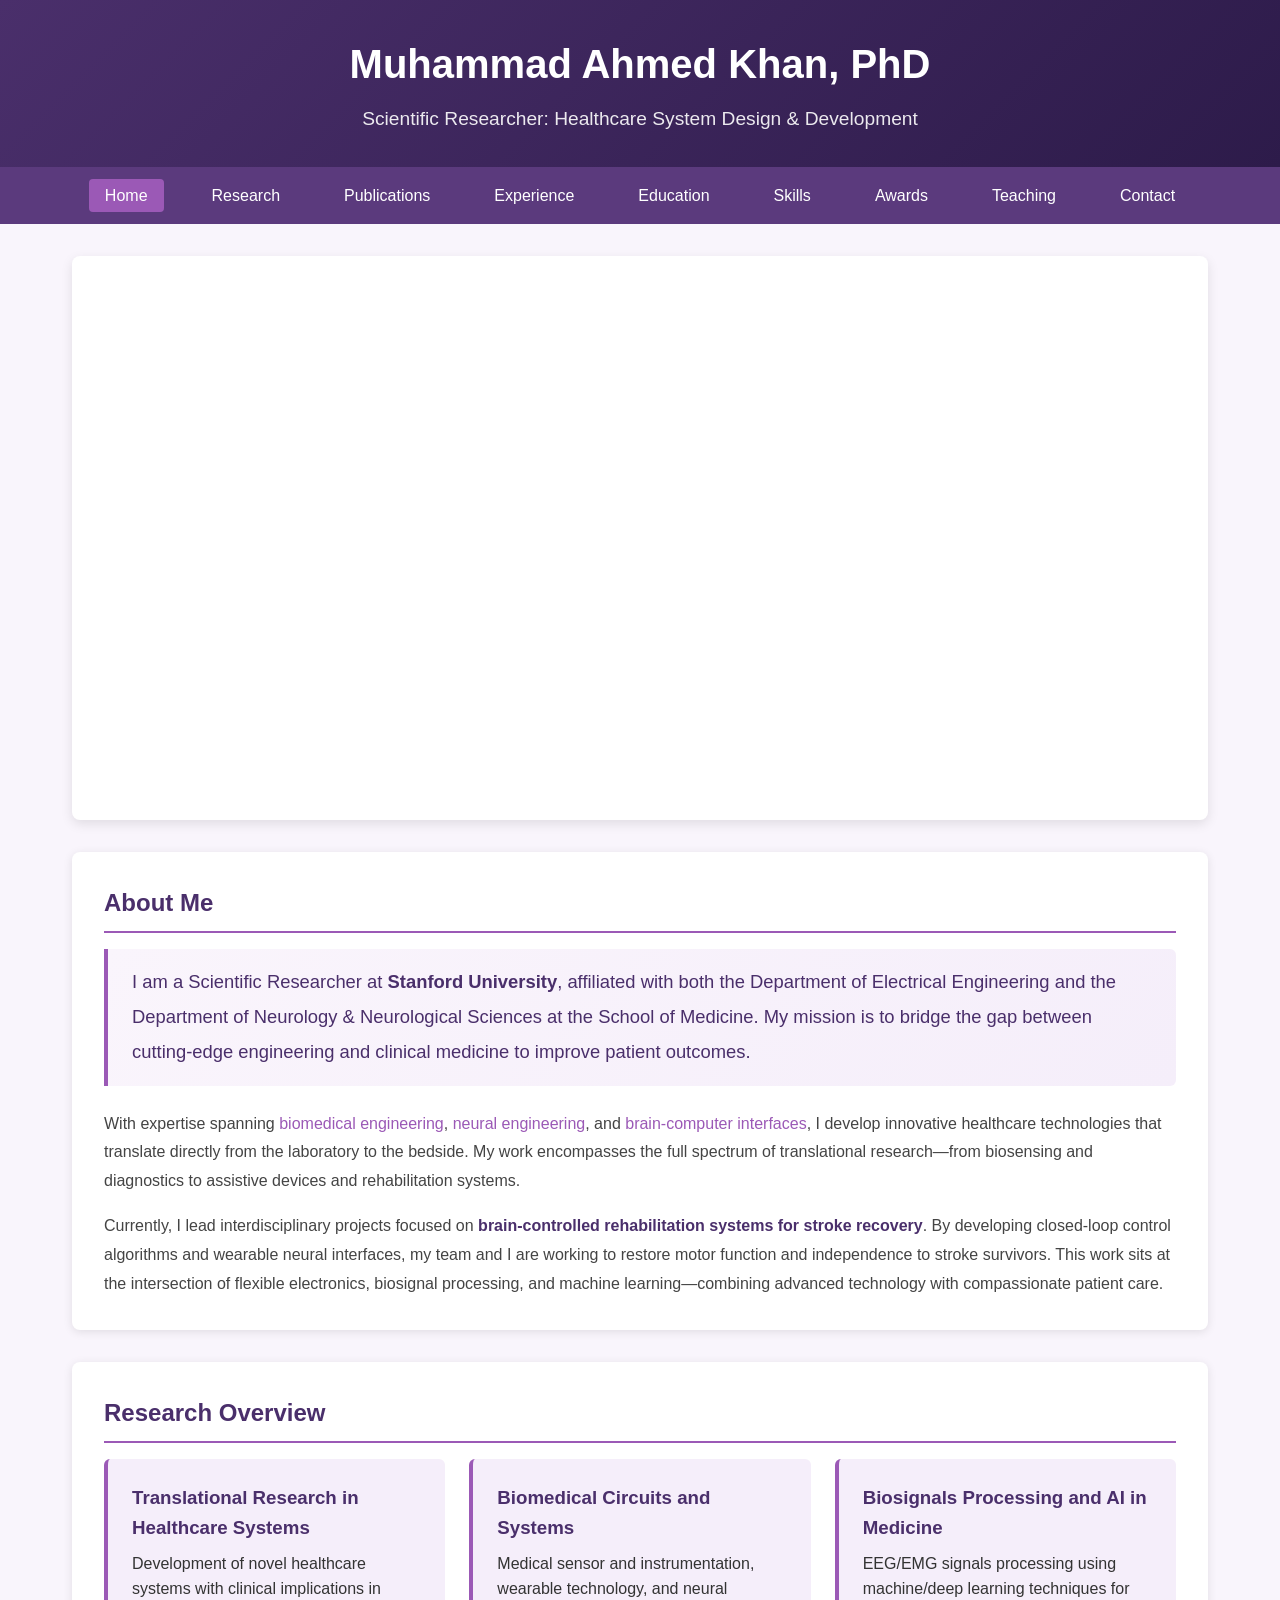
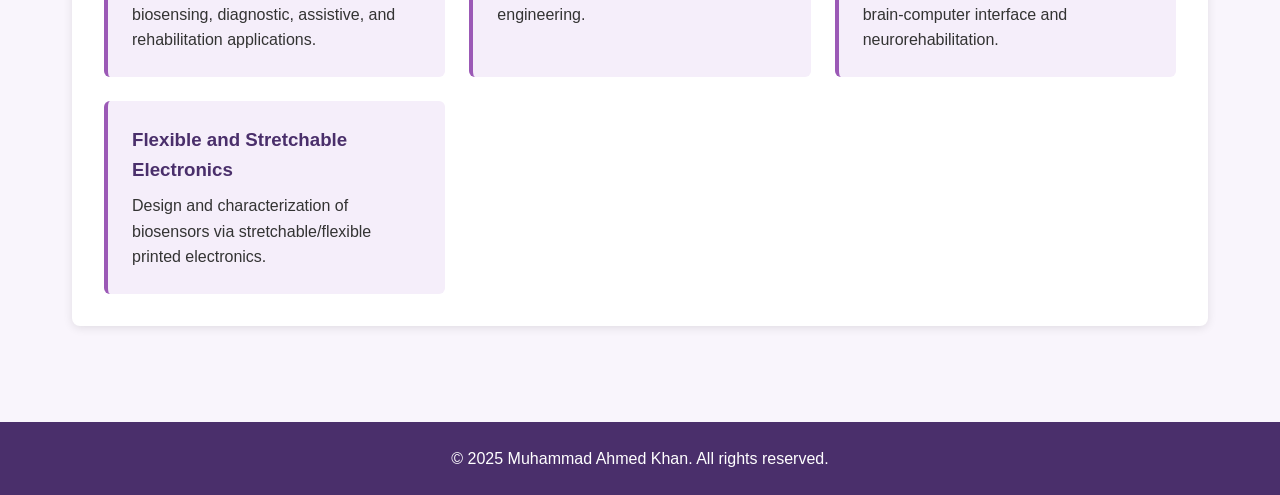
<file: index.html>
<!DOCTYPE html>
<html lang="en">
<head>
    <meta charset="UTF-8">
    <meta name="viewport" content="width=device-width, initial-scale=1.0">
    <title>Muhammad Ahmed Khan - Research Portfolio</title>
    <link rel="stylesheet" href="css/styles.css">
</head>
<body>
    <header>
        <div class="header-content">
            <h1>Muhammad Ahmed Khan, PhD</h1>
            <p class="subtitle">Scientific Researcher: Healthcare System Design & Development</p>
        </div>
    </header>
    
    <nav>
        <ul>
            <li><a href="index.html" class="active">Home</a></li>
            <li><a href="pages/research.html">Research</a></li>
            <li><a href="pages/publications.html">Publications</a></li>
            <li><a href="pages/experience.html">Experience</a></li>
            <li><a href="pages/education.html">Education</a></li>
            <li><a href="pages/skills.html">Skills</a></li>
            <li><a href="pages/awards.html">Awards</a></li>
            <li><a href="pages/teaching.html">Teaching</a></li>
            <li><a href="pages/contact.html">Contact</a></li>
        </ul>
    </nav>
     
    <main>
        <section id="hero-video">
            <video autoplay muted loop playsinline width="100%">
                <source src="assets/stroke-rehab-intro-video.mp4" type="video/mp4">
                Your browser does not support the video tag.
            </video>
        </section>
        
        <section id="about">
            <h2>About Me</h2>
            <p class="lead">I am a Scientific Researcher at <strong>Stanford University</strong>, affiliated with both the Department of Electrical Engineering and the Department of Neurology & Neurological Sciences at the School of Medicine. My mission is to bridge the gap between cutting-edge engineering and clinical medicine to improve patient outcomes.</p>
            
            <p>With expertise spanning <em>biomedical engineering</em>, <em>neural engineering</em>, and <em>brain-computer interfaces</em>, I develop innovative healthcare technologies that translate directly from the laboratory to the bedside. My work encompasses the full spectrum of translational research—from biosensing and diagnostics to assistive devices and rehabilitation systems.</p>
            
            <p>Currently, I lead interdisciplinary projects focused on <strong>brain-controlled rehabilitation systems for stroke recovery</strong>. By developing closed-loop control algorithms and wearable neural interfaces, my team and I are working to restore motor function and independence to stroke survivors. This work sits at the intersection of flexible electronics, biosignal processing, and machine learning—combining advanced technology with compassionate patient care.</p>
        </section>
        
        <section id="overview">
            <h2>Research Overview</h2>
            <div class="interests-grid">
                <div class="interest-card">
                    <h3>Translational Research in Healthcare Systems</h3>
                    <p>Development of novel healthcare systems with clinical implications in biosensing, diagnostic, assistive, and rehabilitation applications.</p>
                </div>
                <div class="interest-card">
                    <h3>Biomedical Circuits and Systems</h3>
                    <p>Medical sensor and instrumentation, wearable technology, and neural engineering.</p>
                </div>
                <div class="interest-card">
                    <h3>Biosignals Processing and AI in Medicine</h3>
                    <p>EEG/EMG signals processing using machine/deep learning techniques for brain-computer interface and neurorehabilitation.</p>
                </div>
                <div class="interest-card">
                    <h3>Flexible and Stretchable Electronics</h3>
                    <p>Design and characterization of biosensors via stretchable/flexible printed electronics.</p>
                </div>
            </div>
        </section>
    </main>
    
    <footer>
        <p>© 2025 Muhammad Ahmed Khan. All rights reserved.</p>
    </footer>
</body>
</html>
</file>
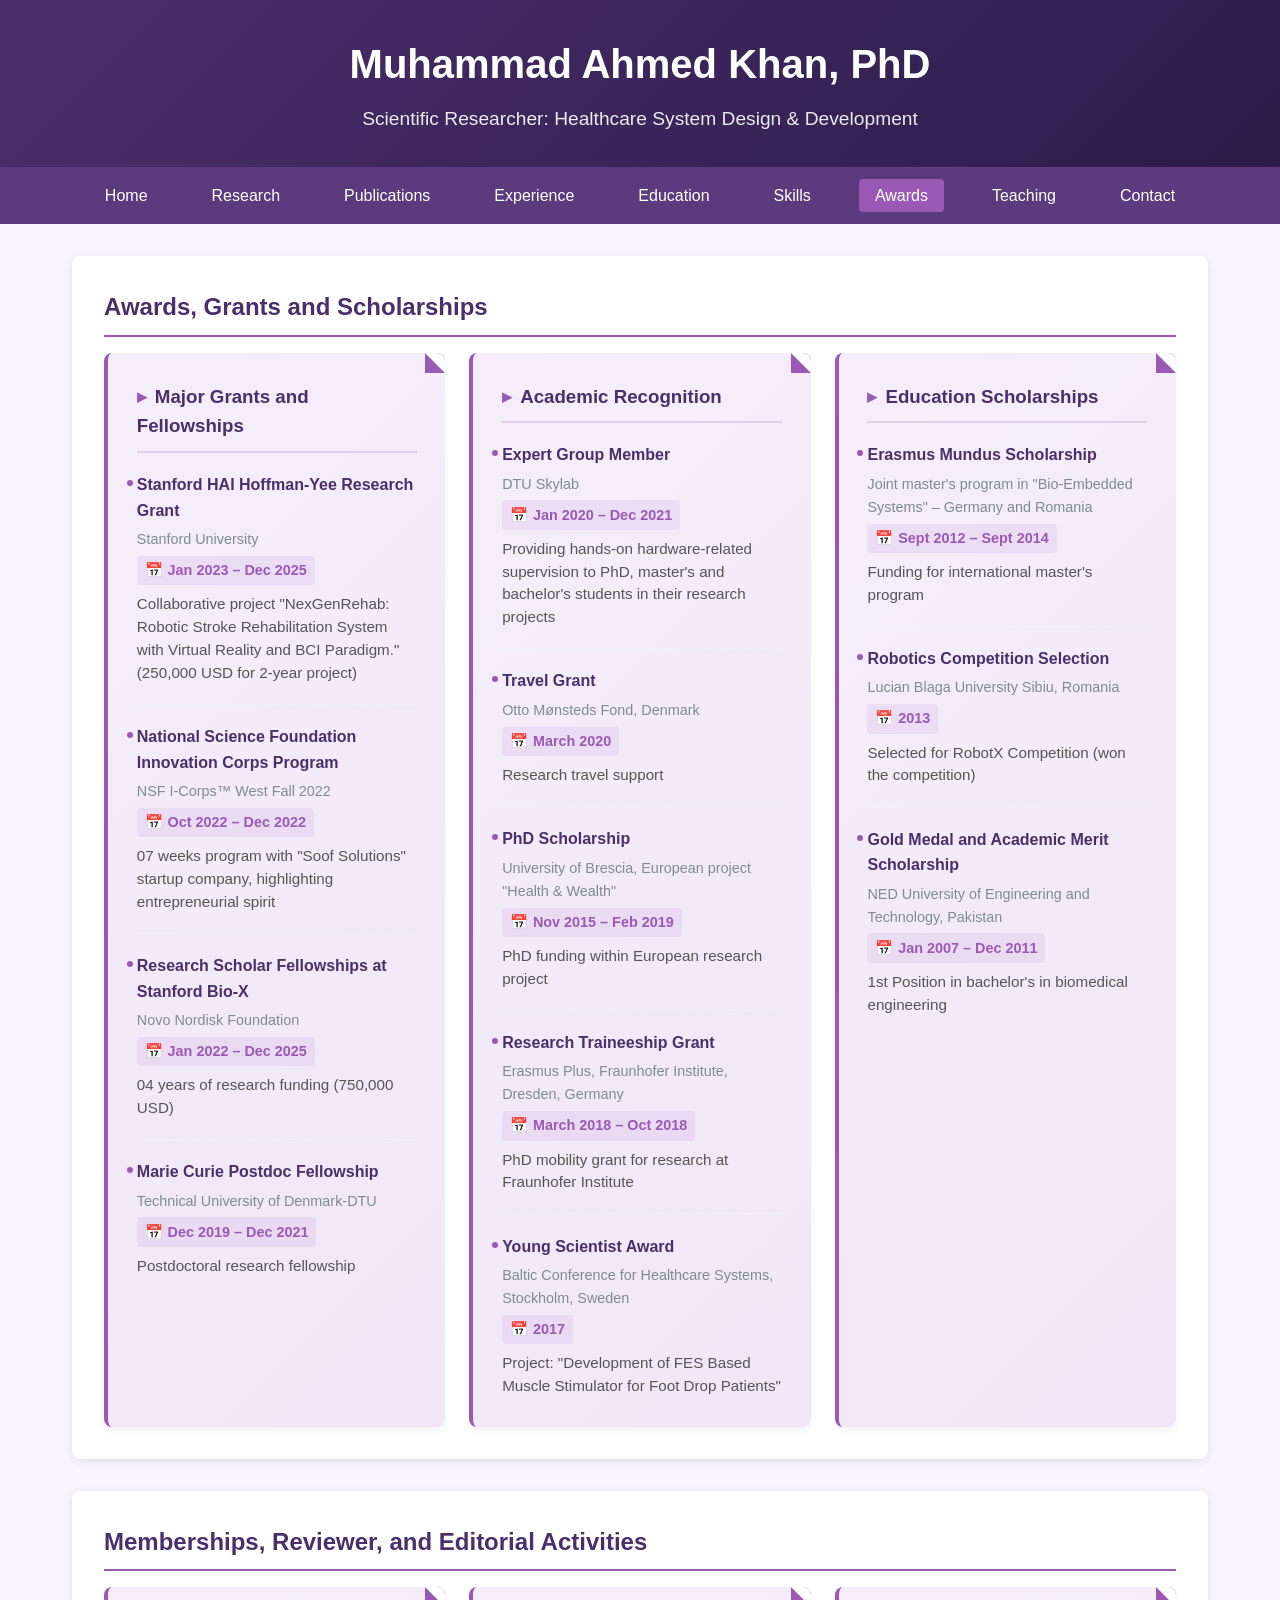
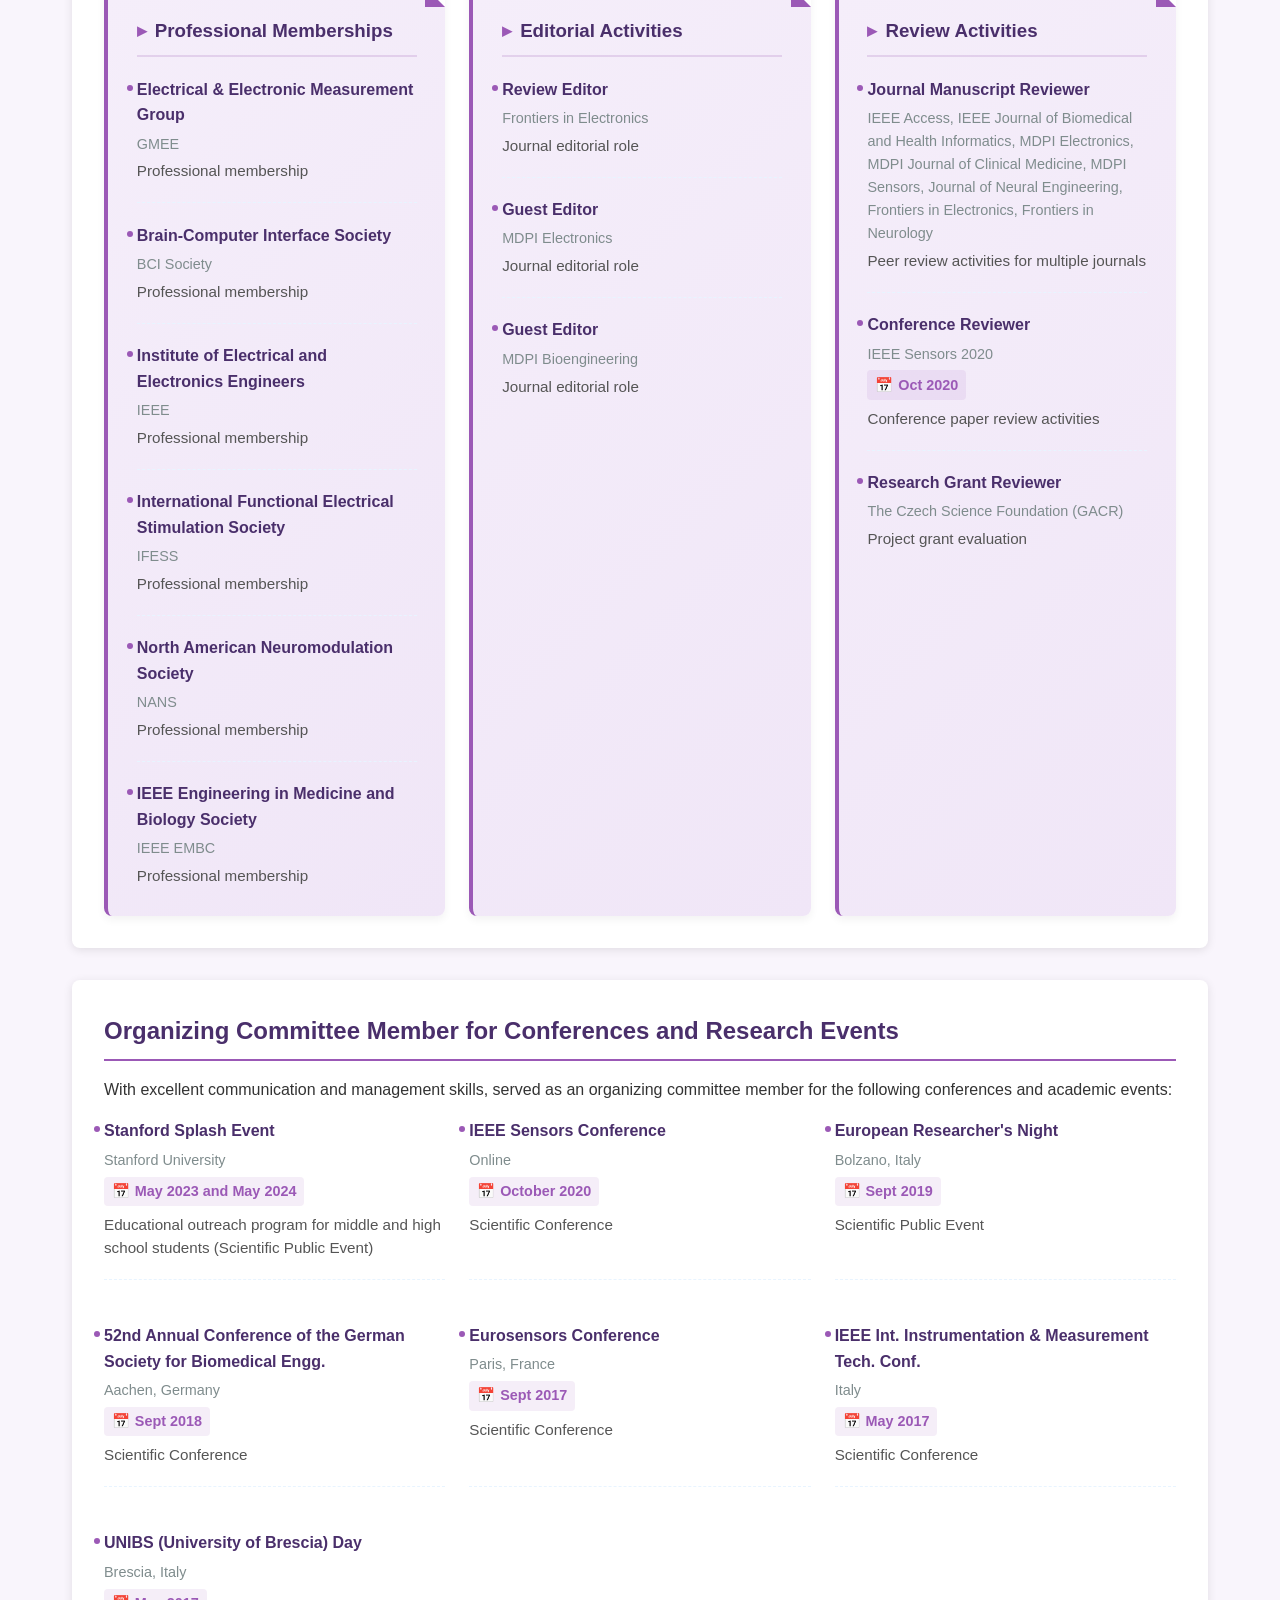
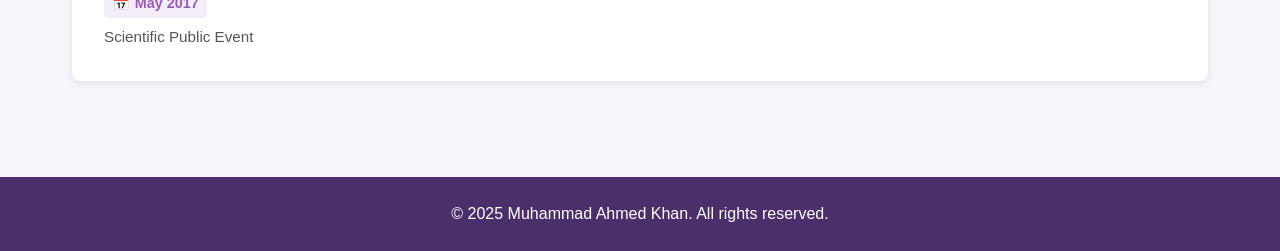
<file: pages/awards.html>
<!DOCTYPE html>
<html lang="en">
<head>
    <meta charset="UTF-8">
    <meta name="viewport" content="width=device-width, initial-scale=1.0">
    <title>Awards and Grants - Muhammad Ahmed Khan</title>
    <link rel="stylesheet" href="../css/styles.css">
</head>
<body>
    <header>
        <div class="header-content">
            <h1>Muhammad Ahmed Khan, PhD</h1>
            <p class="subtitle">Scientific Researcher: Healthcare System Design & Development</p>
        </div>
    </header>
    
    <nav>
        <ul>
            <li><a href="../index.html">Home</a></li>
            <li><a href="research.html">Research</a></li>
            <li><a href="publications.html">Publications</a></li>
            <li><a href="experience.html">Experience</a></li>
            <li><a href="education.html">Education</a></li>
            <li><a href="skills.html">Skills</a></li>
            <li><a href="awards.html" class="active">Awards</a></li>
            <li><a href="teaching.html">Teaching</a></li>
            <li><a href="contact.html">Contact</a></li>
        </ul>
    </nav>
    
    <main>
        <section id="awards">
            <h2>Awards, Grants and Scholarships</h2>
            <div class="awards-grid">
                <div class="award-category">
                    <h3>Major Grants and Fellowships</h3>
                    <div class="award-item">
                        <div class="award-title">Stanford HAI Hoffman-Yee Research Grant</div>
                        <div class="award-organization">Stanford University</div>
                        <div class="award-date">Jan 2023 – Dec 2025</div>
                        <div class="award-description">Collaborative project "NexGenRehab: Robotic Stroke Rehabilitation System with Virtual Reality and BCI Paradigm." (250,000 USD for 2-year project)</div>
                    </div>
                    <div class="award-item">
                        <div class="award-title">National Science Foundation Innovation Corps Program</div>
                        <div class="award-organization">NSF I-Corps™ West Fall 2022</div>
                        <div class="award-date">Oct 2022 – Dec 2022</div>
                        <div class="award-description">07 weeks program with "Soof Solutions" startup company, highlighting entrepreneurial spirit</div>
                    </div>
                    <div class="award-item">
                        <div class="award-title">Research Scholar Fellowships at Stanford Bio-X</div>
                        <div class="award-organization">Novo Nordisk Foundation</div>
                        <div class="award-date">Jan 2022 – Dec 2025</div>
                        <div class="award-description">04 years of research funding (750,000 USD)</div>
                    </div>
                    <div class="award-item">
                        <div class="award-title">Marie Curie Postdoc Fellowship</div>
                        <div class="award-organization">Technical University of Denmark-DTU</div>
                        <div class="award-date">Dec 2019 – Dec 2021</div>
                        <div class="award-description">Postdoctoral research fellowship</div>
                    </div>
                </div>
                
                <div class="award-category">
                    <h3>Academic Recognition</h3>
                    <div class="award-item">
                        <div class="award-title">Expert Group Member</div>
                        <div class="award-organization">DTU Skylab</div>
                        <div class="award-date">Jan 2020 – Dec 2021</div>
                        <div class="award-description">Providing hands-on hardware-related supervision to PhD, master's and bachelor's students in their research projects</div>
                    </div>
                    <div class="award-item">
                        <div class="award-title">Travel Grant</div>
                        <div class="award-organization">Otto Mønsteds Fond, Denmark</div>
                        <div class="award-date">March 2020</div>
                        <div class="award-description">Research travel support</div>
                    </div>
                    <div class="award-item">
                        <div class="award-title">PhD Scholarship</div>
                        <div class="award-organization">University of Brescia, European project "Health & Wealth"</div>
                        <div class="award-date">Nov 2015 – Feb 2019</div>
                        <div class="award-description">PhD funding within European research project</div>
                    </div>
                    <div class="award-item">
                        <div class="award-title">Research Traineeship Grant</div>
                        <div class="award-organization">Erasmus Plus, Fraunhofer Institute, Dresden, Germany</div>
                        <div class="award-date">March 2018 – Oct 2018</div>
                        <div class="award-description">PhD mobility grant for research at Fraunhofer Institute</div>
                    </div>
                    <div class="award-item">
                        <div class="award-title">Young Scientist Award</div>
                        <div class="award-organization">Baltic Conference for Healthcare Systems, Stockholm, Sweden</div>
                        <div class="award-date">2017</div>
                        <div class="award-description">Project: "Development of FES Based Muscle Stimulator for Foot Drop Patients"</div>
                    </div>
                </div>
                
                <div class="award-category">
                    <h3>Education Scholarships</h3>
                    <div class="award-item">
                        <div class="award-title">Erasmus Mundus Scholarship</div>
                        <div class="award-organization">Joint master's program in "Bio-Embedded Systems" – Germany and Romania</div>
                        <div class="award-date">Sept 2012 – Sept 2014</div>
                        <div class="award-description">Funding for international master's program</div>
                    </div>
                    <div class="award-item">
                        <div class="award-title">Robotics Competition Selection</div>
                        <div class="award-organization">Lucian Blaga University Sibiu, Romania</div>
                        <div class="award-date">2013</div>
                        <div class="award-description">Selected for RobotX Competition (won the competition)</div>
                    </div>
                    <div class="award-item">
                        <div class="award-title">Gold Medal and Academic Merit Scholarship</div>
                        <div class="award-organization">NED University of Engineering and Technology, Pakistan</div>
                        <div class="award-date">Jan 2007 – Dec 2011</div>
                        <div class="award-description">1st Position in bachelor's in biomedical engineering</div>
                    </div>
                </div>
            </div>
        </section>
        
        <section id="editorial-activities">
            <h2>Memberships, Reviewer, and Editorial Activities</h2>
            <div class="awards-grid">
                <div class="award-category">
                    <h3>Professional Memberships</h3>
                    <div class="award-item">
                        <div class="award-title">Electrical & Electronic Measurement Group</div>
                        <div class="award-organization">GMEE</div>
                        <div class="award-description">Professional membership</div>
                    </div>
                    <div class="award-item">
                        <div class="award-title">Brain-Computer Interface Society</div>
                        <div class="award-organization">BCI Society</div>
                        <div class="award-description">Professional membership</div>
                    </div>
                    <div class="award-item">
                        <div class="award-title">Institute of Electrical and Electronics Engineers</div>
                        <div class="award-organization">IEEE</div>
                        <div class="award-description">Professional membership</div>
                    </div>
                    <div class="award-item">
                        <div class="award-title">International Functional Electrical Stimulation Society</div>
                        <div class="award-organization">IFESS</div>
                        <div class="award-description">Professional membership</div>
                    </div>
                    <div class="award-item">
                        <div class="award-title">North American Neuromodulation Society</div>
                        <div class="award-organization">NANS</div>
                        <div class="award-description">Professional membership</div>
                    </div>
                    <div class="award-item">
                        <div class="award-title">IEEE Engineering in Medicine and Biology Society</div>
                        <div class="award-organization">IEEE EMBC</div>
                        <div class="award-description">Professional membership</div>
                    </div>
                </div>
                
                <div class="award-category">
                    <h3>Editorial Activities</h3>
                    <div class="award-item">
                        <div class="award-title">Review Editor</div>
                        <div class="award-organization">Frontiers in Electronics</div>
                        <div class="award-description">Journal editorial role</div>
                    </div>
                    <div class="award-item">
                        <div class="award-title">Guest Editor</div>
                        <div class="award-organization">MDPI Electronics</div>
                        <div class="award-description">Journal editorial role</div>
                    </div>
                    <div class="award-item">
                        <div class="award-title">Guest Editor</div>
                        <div class="award-organization">MDPI Bioengineering</div>
                        <div class="award-description">Journal editorial role</div>
                    </div>
                </div>
                
                <div class="award-category">
                    <h3>Review Activities</h3>
                    <div class="award-item">
                        <div class="award-title">Journal Manuscript Reviewer</div>
                        <div class="award-organization">IEEE Access, IEEE Journal of Biomedical and Health Informatics, MDPI Electronics, MDPI Journal of Clinical Medicine, MDPI Sensors, Journal of Neural Engineering, Frontiers in Electronics, Frontiers in Neurology</div>
                        <div class="award-description">Peer review activities for multiple journals</div>
                    </div>
                    <div class="award-item">
                        <div class="award-title">Conference Reviewer</div>
                        <div class="award-organization">IEEE Sensors 2020</div>
                        <div class="award-date">Oct 2020</div>
                        <div class="award-description">Conference paper review activities</div>
                    </div>
                    <div class="award-item">
                        <div class="award-title">Research Grant Reviewer</div>
                        <div class="award-organization">The Czech Science Foundation (GACR)</div>
                        <div class="award-description">Project grant evaluation</div>
                    </div>
                </div>
            </div>
        </section>
        
        <section id="conference-activities">
            <h2>Organizing Committee Member for Conferences and Research Events</h2>
            <p>With excellent communication and management skills, served as an organizing committee member for the following conferences and academic events:</p>
            <div class="awards-grid">
                <div class="award-item">
                    <div class="award-title">Stanford Splash Event</div>
                    <div class="award-organization">Stanford University</div>
                    <div class="award-date">May 2023 and May 2024</div>
                    <div class="award-description">Educational outreach program for middle and high school students (Scientific Public Event)</div>
                </div>
                <div class="award-item">
                    <div class="award-title">IEEE Sensors Conference</div>
                    <div class="award-organization">Online</div>
                    <div class="award-date">October 2020</div>
                    <div class="award-description">Scientific Conference</div>
                </div>
                <div class="award-item">
                    <div class="award-title">European Researcher's Night</div>
                    <div class="award-organization">Bolzano, Italy</div>
                    <div class="award-date">Sept 2019</div>
                    <div class="award-description">Scientific Public Event</div>
                </div>
                <div class="award-item">
                    <div class="award-title">52nd Annual Conference of the German Society for Biomedical Engg.</div>
                    <div class="award-organization">Aachen, Germany</div>
                    <div class="award-date">Sept 2018</div>
                    <div class="award-description">Scientific Conference</div>
                </div>
                <div class="award-item">
                    <div class="award-title">Eurosensors Conference</div>
                    <div class="award-organization">Paris, France</div>
                    <div class="award-date">Sept 2017</div>
                    <div class="award-description">Scientific Conference</div>
                </div>
                <div class="award-item">
                    <div class="award-title">IEEE Int. Instrumentation & Measurement Tech. Conf.</div>
                    <div class="award-organization">Italy</div>
                    <div class="award-date">May 2017</div>
                    <div class="award-description">Scientific Conference</div>
                </div>
                <div class="award-item">
                    <div class="award-title">UNIBS (University of Brescia) Day</div>
                    <div class="award-organization">Brescia, Italy</div>
                    <div class="award-date">May 2017</div>
                    <div class="award-description">Scientific Public Event</div>
                </div>
            </div>
        </section>
    </main>
    
    <footer>
        <p>© 2025 Muhammad Ahmed Khan. All rights reserved.</p>
    </footer>
</body>
</html>
</file>
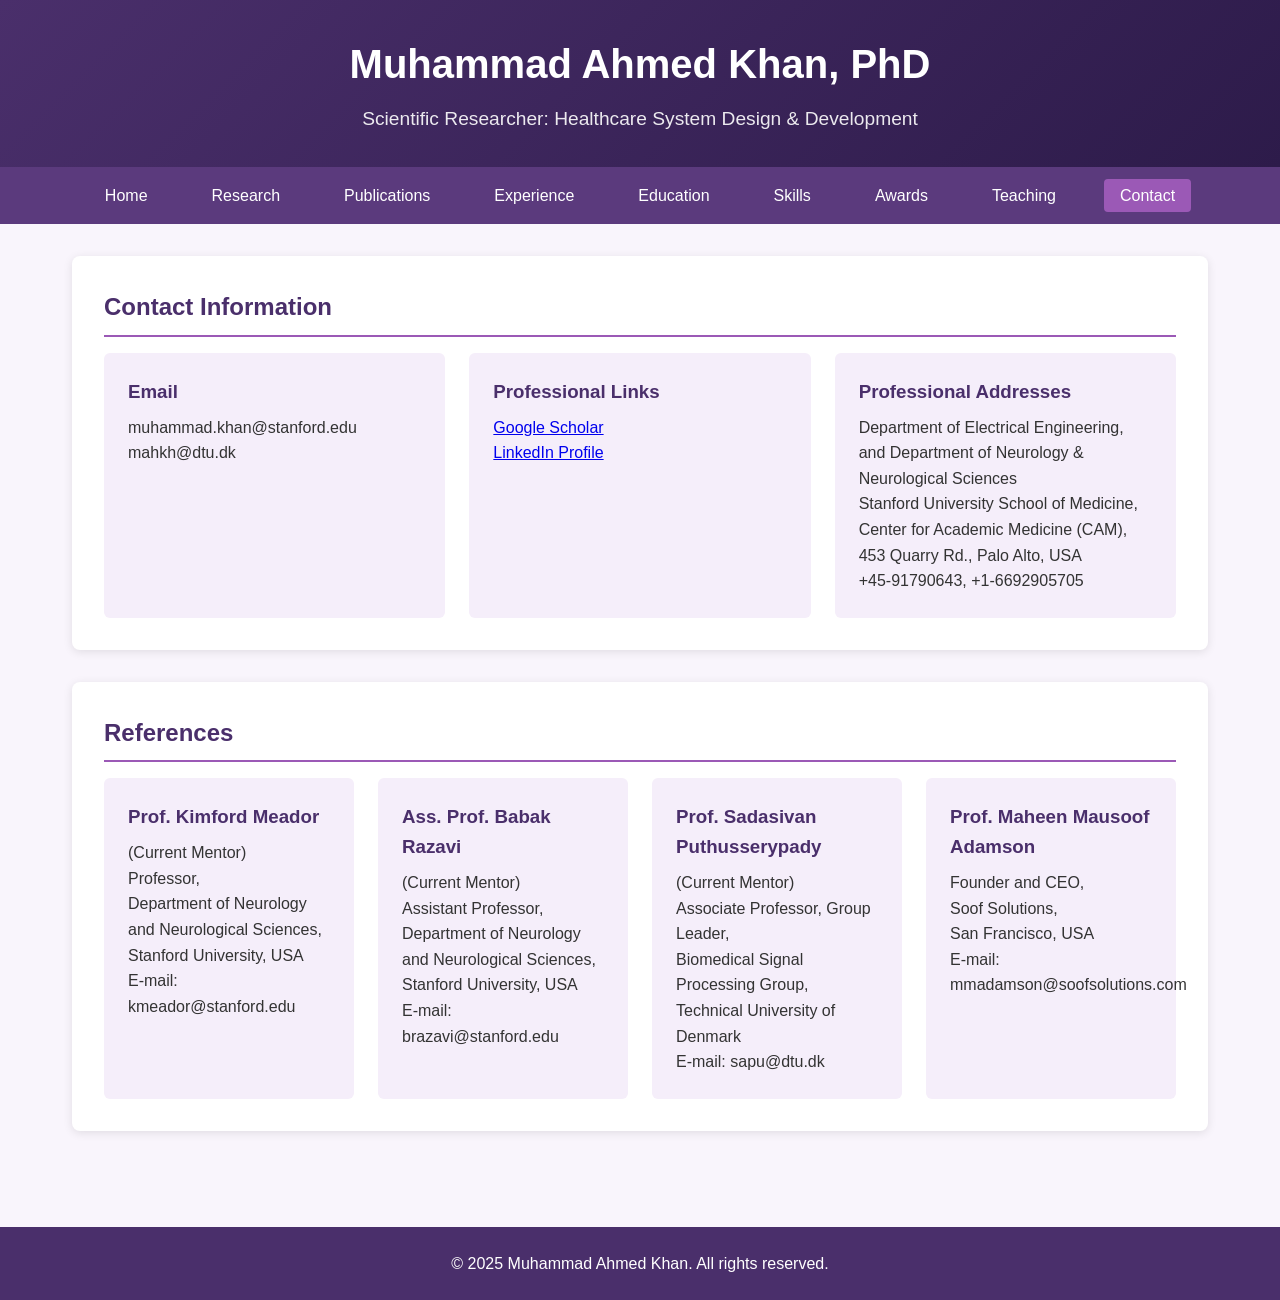
<file: pages/contact.html>
<!DOCTYPE html>
<html lang="en">
<head>
    <meta charset="UTF-8">
    <meta name="viewport" content="width=device-width, initial-scale=1.0">
    <title>Contact - Muhammad Ahmed Khan</title>
    <link rel="stylesheet" href="../css/styles.css">
</head>
<body>
    <header>
        <div class="header-content">
            <h1>Muhammad Ahmed Khan, PhD</h1>
            <p class="subtitle">Scientific Researcher: Healthcare System Design & Development</p>
        </div>
    </header>
    
    <nav>
        <ul>
            <li><a href="../index.html">Home</a></li>
            <li><a href="research.html">Research</a></li>
            <li><a href="publications.html">Publications</a></li>
            <li><a href="experience.html">Experience</a></li>
            <li><a href="education.html">Education</a></li>
            <li><a href="skills.html">Skills</a></li>
            <li><a href="awards.html">Awards</a></li>
            <li><a href="teaching.html">Teaching</a></li>
            <li><a href="contact.html" class="active">Contact</a></li>
        </ul>
    </nav>
    
    <main>
        <section id="contact">
            <h2>Contact Information</h2>
            <div class="contact-info">
                <div class="contact-item">
                    <h3>Email</h3>
                    <p>muhammad.khan@stanford.edu</p>
                    <p>mahkh@dtu.dk</p>
                </div>
                <div class="contact-item">
                    <h3>Professional Links</h3>
                    <p>
                        <a href="https://scholar.google.com/citations?user=oIhTw1AAAAAJ&hl=en">Google Scholar</a><br>
                        <a href="https://www.linkedin.com/in/muhahmedkhan/">LinkedIn Profile</a>
                    </p>
                </div>
                <div class="contact-item">
                    <h3>Professional Addresses</h3>
                    <p>Department of Electrical Engineering, and Department of Neurology & Neurological Sciences<br>
                    Stanford University School of Medicine, Center for Academic Medicine (CAM), 453 Quarry Rd., Palo Alto, USA</p>
                    <p>+45-91790643, +1-6692905705</p>
                </div>
            </div>
        </section>
        
        <section id="references">
            <h2>References</h2>
            <div class="contact-info">
                <div class="contact-item">
                    <h3>Prof. Kimford Meador</h3>
                    <p>(Current Mentor)</p>
                    <p>Professor,<br>
                    Department of Neurology and Neurological Sciences,<br>
                    Stanford University, USA<br>
                    E-mail: kmeador@stanford.edu</p>
                </div>
                <div class="contact-item">
                    <h3>Ass. Prof. Babak Razavi</h3>
                    <p>(Current Mentor)</p>
                    <p>Assistant Professor,<br>
                    Department of Neurology and Neurological Sciences,<br>
                    Stanford University, USA<br>
                    E-mail: brazavi@stanford.edu</p>
                </div>
                <div class="contact-item">
                    <h3>Prof. Sadasivan Puthusserypady</h3>
                    <p>(Current Mentor)</p>
                    <p>Associate Professor, Group Leader,<br>
                    Biomedical Signal Processing Group,<br>
                    Technical University of Denmark<br>
                    E-mail: sapu@dtu.dk</p>
                </div>
                <div class="contact-item">
                    <h3>Prof. Maheen Mausoof Adamson</h3>
                    <p>Founder and CEO,<br>
                    Soof Solutions,<br>
                    San Francisco, USA<br>
                    E-mail: mmadamson@soofsolutions.com</p>
                </div>
            </div>
        </section>
    </main>
    
    <footer>
        <p>© 2025 Muhammad Ahmed Khan. All rights reserved.</p>
    </footer>
</body>
</html>
</file>
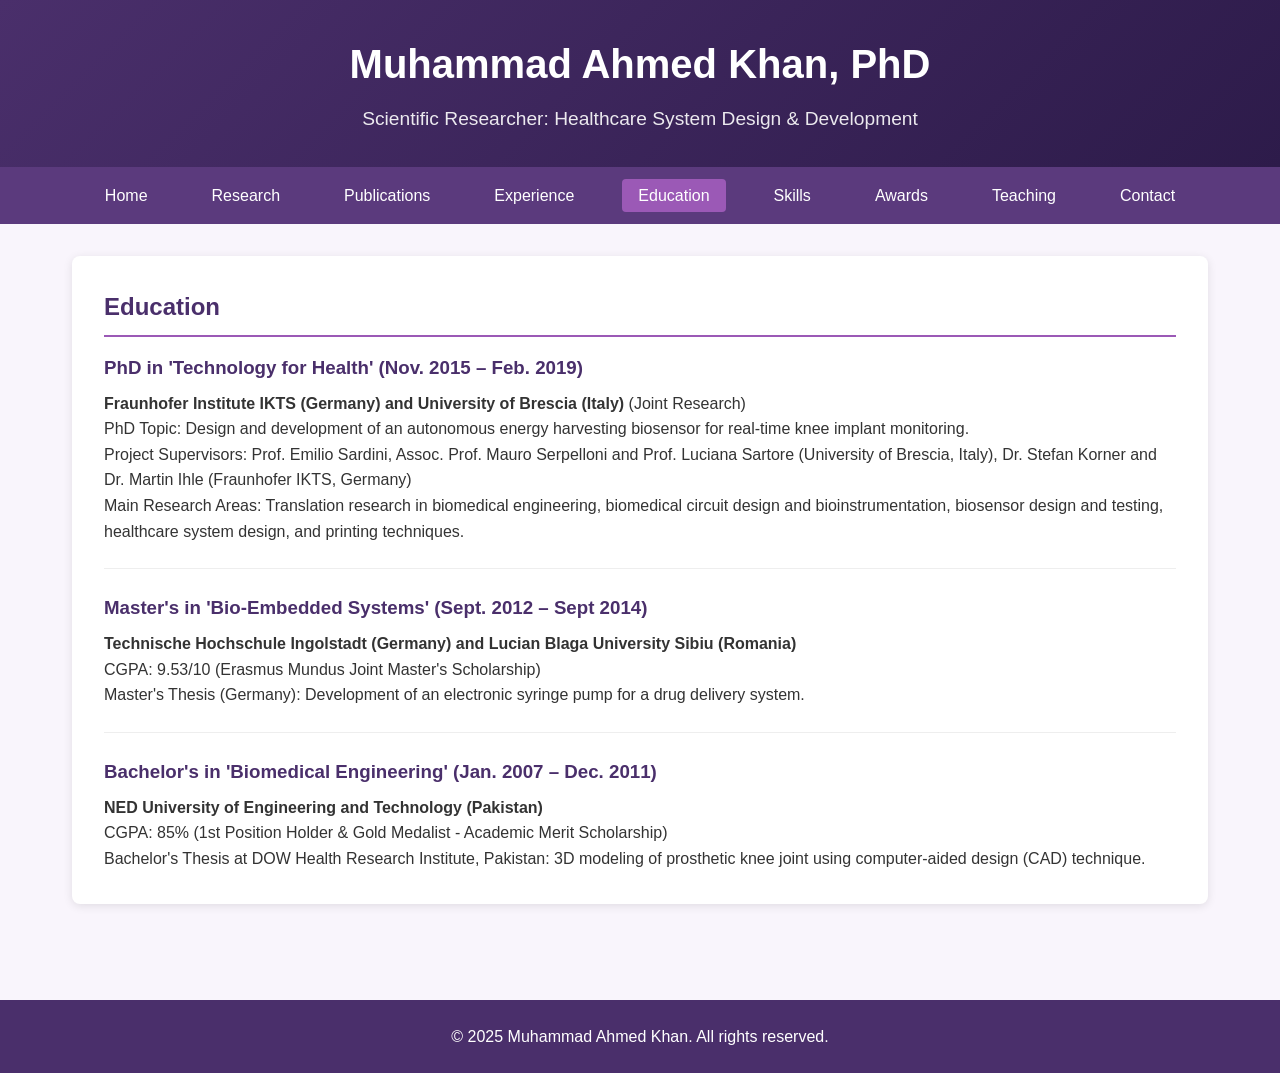
<file: pages/education.html>
<!DOCTYPE html>
<html lang="en">
<head>
    <meta charset="UTF-8">
    <meta name="viewport" content="width=device-width, initial-scale=1.0">
    <title>Education - Muhammad Ahmed Khan</title>
    <link rel="stylesheet" href="../css/styles.css">
</head>
<body>
    <header>
        <div class="header-content">
            <h1>Muhammad Ahmed Khan, PhD</h1>
            <p class="subtitle">Scientific Researcher: Healthcare System Design & Development</p>
        </div>
    </header>
    
    <nav>
        <ul>
            <li><a href="../index.html">Home</a></li>
            <li><a href="research.html">Research</a></li>
            <li><a href="publications.html">Publications</a></li>
            <li><a href="experience.html">Experience</a></li>
            <li><a href="education.html" class="active">Education</a></li>
            <li><a href="skills.html">Skills</a></li>
            <li><a href="awards.html">Awards</a></li>
            <li><a href="teaching.html">Teaching</a></li>
            <li><a href="contact.html">Contact</a></li>
        </ul>
    </nav>
    
    <main>
        <section id="education">
            <h2>Education</h2>
            <div class="education-item">
                <h3>PhD in 'Technology for Health' (Nov. 2015 – Feb. 2019)</h3>
                <p><strong>Fraunhofer Institute IKTS (Germany) and University of Brescia (Italy)</strong> (Joint Research)</p>
                <p>PhD Topic: Design and development of an autonomous energy harvesting biosensor for real-time knee implant monitoring.</p>
                <p>Project Supervisors: Prof. Emilio Sardini, Assoc. Prof. Mauro Serpelloni and Prof. Luciana Sartore (University of Brescia, Italy), Dr. Stefan Korner and Dr. Martin Ihle (Fraunhofer IKTS, Germany)</p>
                <p>Main Research Areas: Translation research in biomedical engineering, biomedical circuit design and bioinstrumentation, biosensor design and testing, healthcare system design, and printing techniques.</p>
            </div>
            
            <div class="education-item">
                <h3>Master's in 'Bio-Embedded Systems' (Sept. 2012 – Sept 2014)</h3>
                <p><strong>Technische Hochschule Ingolstadt (Germany) and Lucian Blaga University Sibiu (Romania)</strong></p>
                <p>CGPA: 9.53/10 (Erasmus Mundus Joint Master's Scholarship)</p>
                <p>Master's Thesis (Germany): Development of an electronic syringe pump for a drug delivery system.</p>
            </div>
            
            <div class="education-item">
                <h3>Bachelor's in 'Biomedical Engineering' (Jan. 2007 – Dec. 2011)</h3>
                <p><strong>NED University of Engineering and Technology (Pakistan)</strong></p>
                <p>CGPA: 85% (1st Position Holder & Gold Medalist - Academic Merit Scholarship)</p>
                <p>Bachelor's Thesis at DOW Health Research Institute, Pakistan: 3D modeling of prosthetic knee joint using computer-aided design (CAD) technique.</p>
            </div>
        </section>
    </main>
    
    <footer>
        <p>© 2025 Muhammad Ahmed Khan. All rights reserved.</p>
    </footer>
</body>
</html>
</file>
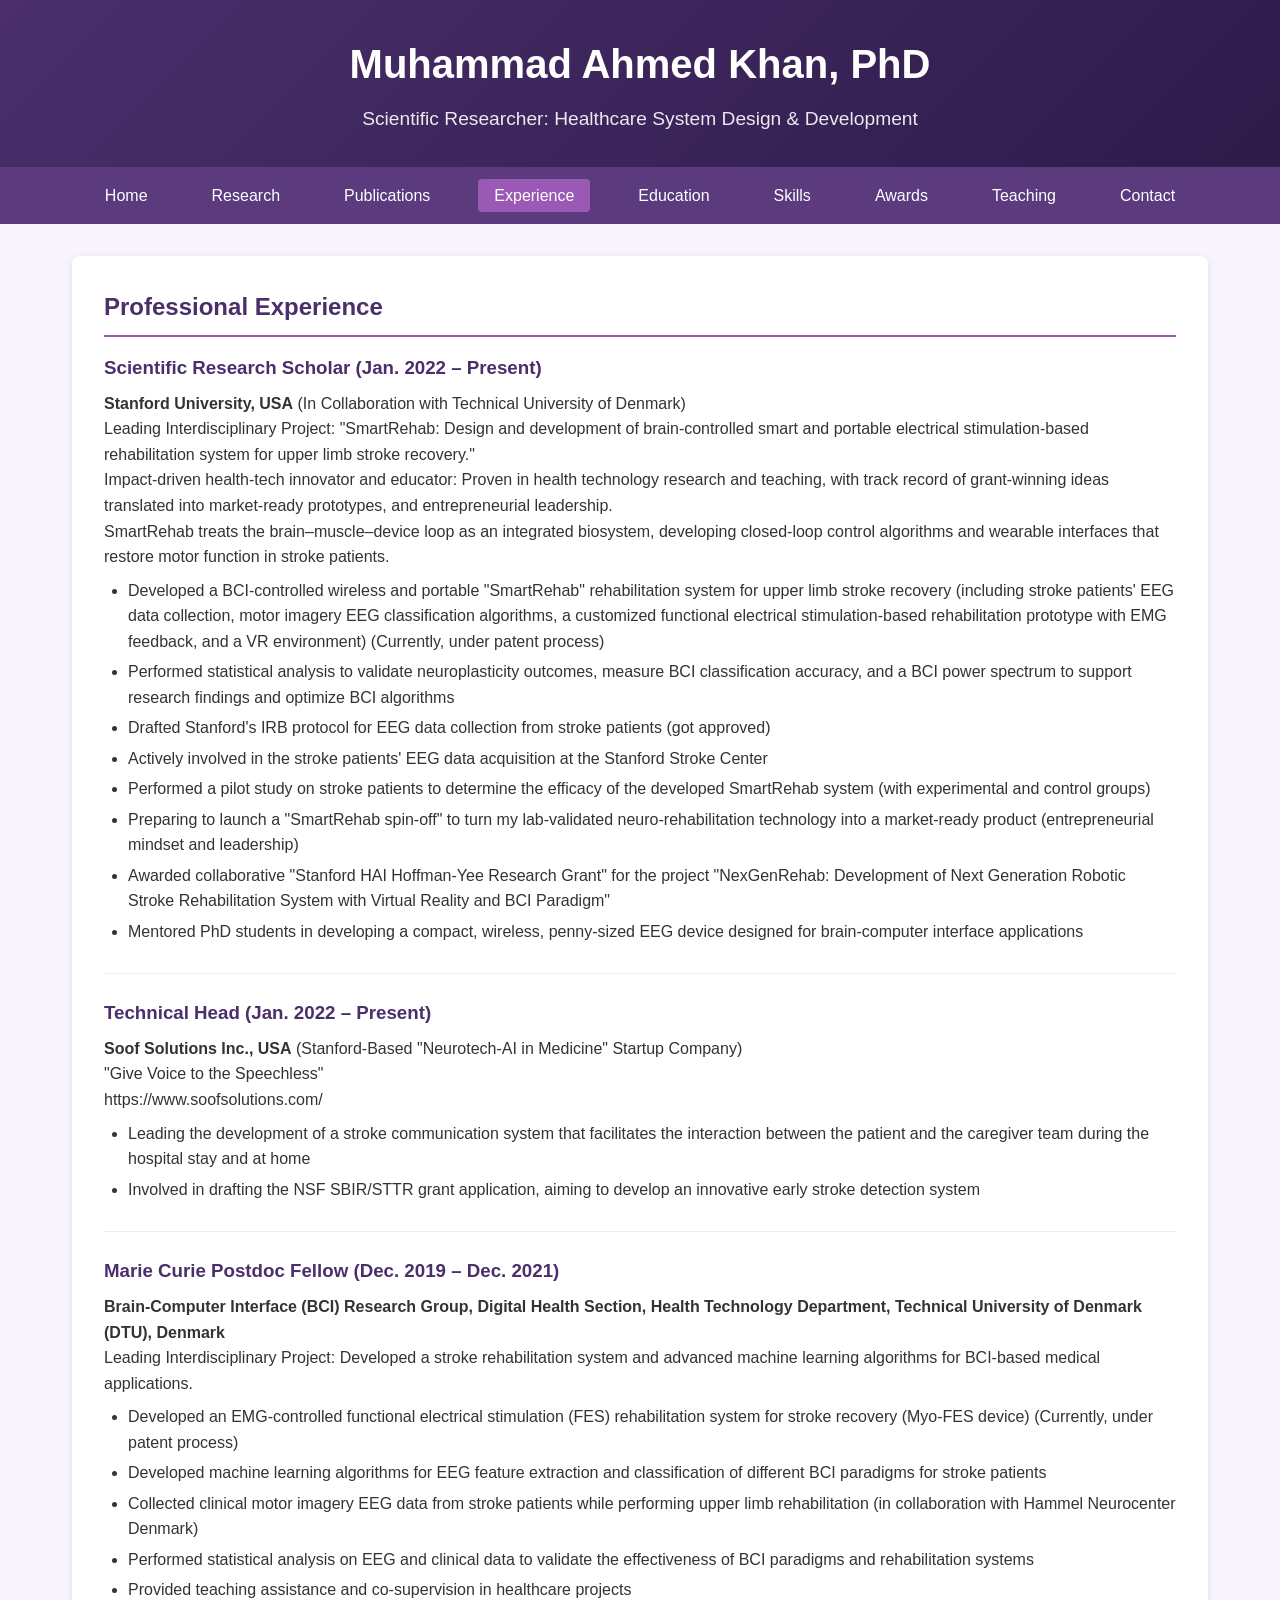
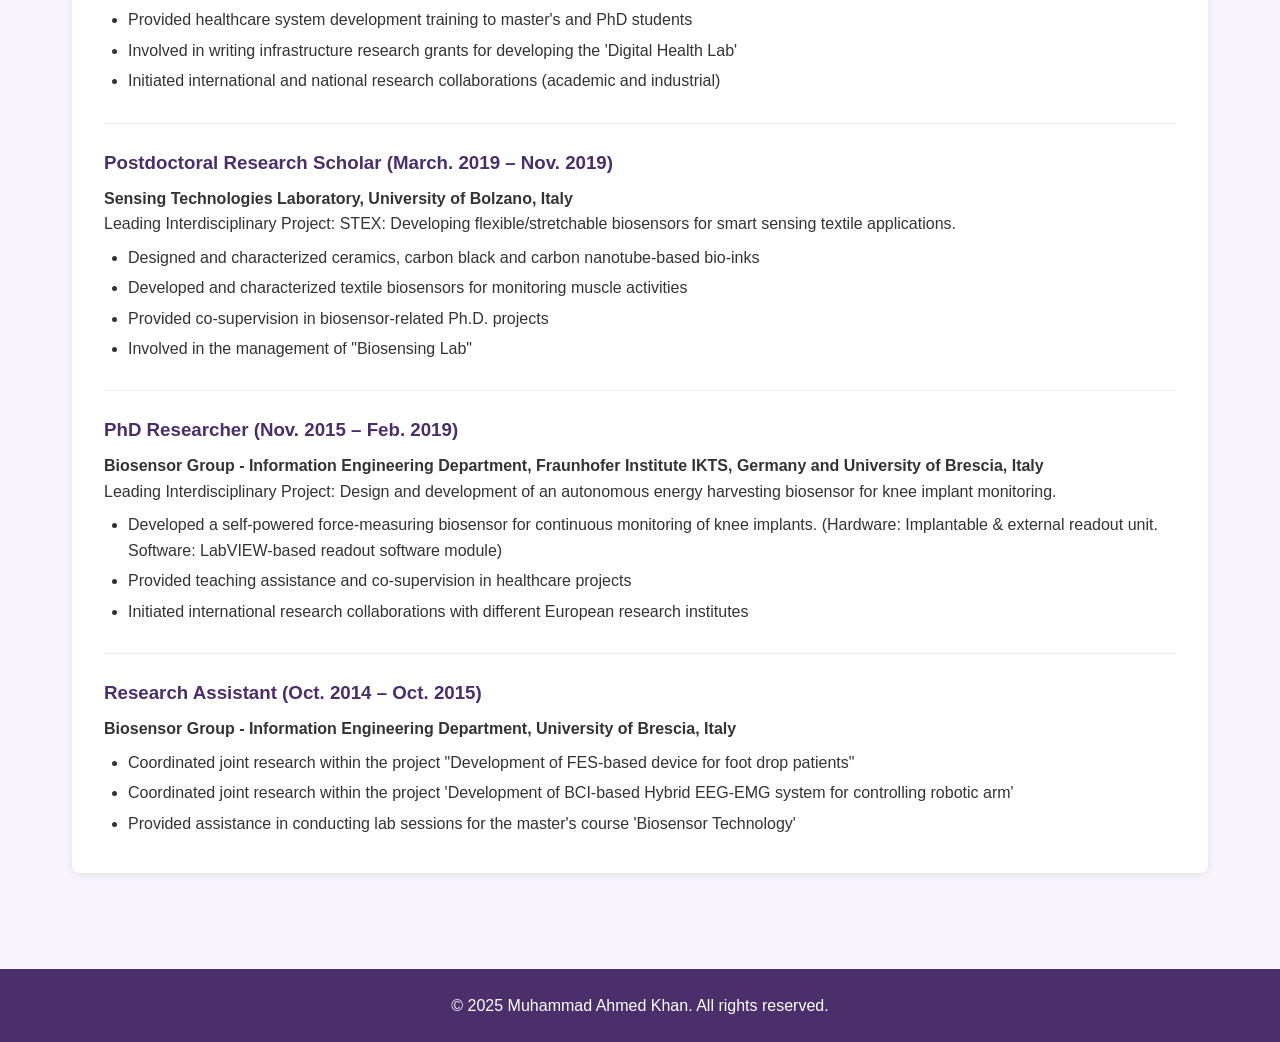
<file: pages/experience.html>
<!DOCTYPE html>
<html lang="en">
<head>
    <meta charset="UTF-8">
    <meta name="viewport" content="width=device-width, initial-scale=1.0">
    <title>Professional Experience - Muhammad Ahmed Khan</title>
    <link rel="stylesheet" href="../css/styles.css">
</head>
<body>
    <header>
        <div class="header-content">
            <h1>Muhammad Ahmed Khan, PhD</h1>
            <p class="subtitle">Scientific Researcher: Healthcare System Design & Development</p>
        </div>
    </header>
    
    <nav>
        <ul>
            <li><a href="../index.html">Home</a></li>
            <li><a href="research.html">Research</a></li>
            <li><a href="publications.html">Publications</a></li>
            <li><a href="experience.html" class="active">Experience</a></li>
            <li><a href="education.html">Education</a></li>
            <li><a href="skills.html">Skills</a></li>
            <li><a href="awards.html">Awards</a></li>
            <li><a href="teaching.html">Teaching</a></li>
            <li><a href="contact.html">Contact</a></li>
        </ul>
    </nav>
    
    <main>
        <section id="experience">
            <h2>Professional Experience</h2>
            <div class="experience-item">
                <h3>Scientific Research Scholar (Jan. 2022 – Present)</h3>
                <p><strong>Stanford University, USA</strong> (In Collaboration with Technical University of Denmark)</p>
                <p>Leading Interdisciplinary Project: "SmartRehab: Design and development of brain-controlled smart and portable electrical stimulation-based rehabilitation system for upper limb stroke recovery."</p>
                <p>Impact-driven health-tech innovator and educator: Proven in health technology research and teaching, with track record of grant-winning ideas translated into market-ready prototypes, and entrepreneurial leadership.</p>
                <p>SmartRehab treats the brain–muscle–device loop as an integrated biosystem, developing closed-loop control algorithms and wearable interfaces that restore motor function in stroke patients.</p>
                <ul>
                    <li>Developed a BCI-controlled wireless and portable "SmartRehab" rehabilitation system for upper limb stroke recovery (including stroke patients' EEG data collection, motor imagery EEG classification algorithms, a customized functional electrical stimulation-based rehabilitation prototype with EMG feedback, and a VR environment) (Currently, under patent process)</li>
                    <li>Performed statistical analysis to validate neuroplasticity outcomes, measure BCI classification accuracy, and a BCI power spectrum to support research findings and optimize BCI algorithms</li>
                    <li>Drafted Stanford's IRB protocol for EEG data collection from stroke patients (got approved)</li>
                    <li>Actively involved in the stroke patients' EEG data acquisition at the Stanford Stroke Center</li>
                    <li>Performed a pilot study on stroke patients to determine the efficacy of the developed SmartRehab system (with experimental and control groups)</li>
                    <li>Preparing to launch a "SmartRehab spin-off" to turn my lab-validated neuro-rehabilitation technology into a market-ready product (entrepreneurial mindset and leadership)</li>
                    <li>Awarded collaborative "Stanford HAI Hoffman-Yee Research Grant" for the project "NexGenRehab: Development of Next Generation Robotic Stroke Rehabilitation System with Virtual Reality and BCI Paradigm"</li>
                    <li>Mentored PhD students in developing a compact, wireless, penny-sized EEG device designed for brain-computer interface applications</li>
                </ul>
            </div>
            
            <div class="experience-item">
                <h3>Technical Head (Jan. 2022 – Present)</h3>
                <p><strong>Soof Solutions Inc., USA</strong> (Stanford-Based "Neurotech-AI in Medicine" Startup Company)</p>
                <p>"Give Voice to the Speechless"</p>
                <p>https://www.soofsolutions.com/</p>
                <ul>
                    <li>Leading the development of a stroke communication system that facilitates the interaction between the patient and the caregiver team during the hospital stay and at home</li>
                    <li>Involved in drafting the NSF SBIR/STTR grant application, aiming to develop an innovative early stroke detection system</li>
                </ul>
            </div>
            
            <div class="experience-item">
                <h3>Marie Curie Postdoc Fellow (Dec. 2019 – Dec. 2021)</h3>
                <p><strong>Brain-Computer Interface (BCI) Research Group, Digital Health Section, Health Technology Department, Technical University of Denmark (DTU), Denmark</strong></p>
                <p>Leading Interdisciplinary Project: Developed a stroke rehabilitation system and advanced machine learning algorithms for BCI-based medical applications.</p>
                <ul>
                    <li>Developed an EMG-controlled functional electrical stimulation (FES) rehabilitation system for stroke recovery (Myo-FES device) (Currently, under patent process)</li>
                    <li>Developed machine learning algorithms for EEG feature extraction and classification of different BCI paradigms for stroke patients</li>
                    <li>Collected clinical motor imagery EEG data from stroke patients while performing upper limb rehabilitation (in collaboration with Hammel Neurocenter Denmark)</li>
                    <li>Performed statistical analysis on EEG and clinical data to validate the effectiveness of BCI paradigms and rehabilitation systems</li>
                    <li>Provided teaching assistance and co-supervision in healthcare projects</li>
                    <li>Provided healthcare system development training to master's and PhD students</li>
                    <li>Involved in writing infrastructure research grants for developing the 'Digital Health Lab'</li>
                    <li>Initiated international and national research collaborations (academic and industrial)</li>
                </ul>
            </div>
            
            <div class="experience-item">
                <h3>Postdoctoral Research Scholar (March. 2019 – Nov. 2019)</h3>
                <p><strong>Sensing Technologies Laboratory, University of Bolzano, Italy</strong></p>
                <p>Leading Interdisciplinary Project: STEX: Developing flexible/stretchable biosensors for smart sensing textile applications.</p>
                <ul>
                    <li>Designed and characterized ceramics, carbon black and carbon nanotube-based bio-inks</li>
                    <li>Developed and characterized textile biosensors for monitoring muscle activities</li>
                    <li>Provided co-supervision in biosensor-related Ph.D. projects</li>
                    <li>Involved in the management of "Biosensing Lab"</li>
                </ul>
            </div>
            
            <div class="experience-item">
                <h3>PhD Researcher (Nov. 2015 – Feb. 2019)</h3>
                <p><strong>Biosensor Group - Information Engineering Department, Fraunhofer Institute IKTS, Germany and University of Brescia, Italy</strong></p>
                <p>Leading Interdisciplinary Project: Design and development of an autonomous energy harvesting biosensor for knee implant monitoring.</p>
                <ul>
                    <li>Developed a self-powered force-measuring biosensor for continuous monitoring of knee implants. (Hardware: Implantable & external readout unit. Software: LabVIEW-based readout software module)</li>
                    <li>Provided teaching assistance and co-supervision in healthcare projects</li>
                    <li>Initiated international research collaborations with different European research institutes</li>
                </ul>
            </div>
            
            <div class="experience-item">
                <h3>Research Assistant (Oct. 2014 – Oct. 2015)</h3>
                <p><strong>Biosensor Group - Information Engineering Department, University of Brescia, Italy</strong></p>
                <ul>
                    <li>Coordinated joint research within the project "Development of FES-based device for foot drop patients"</li>
                    <li>Coordinated joint research within the project 'Development of BCI-based Hybrid EEG-EMG system for controlling robotic arm'</li>
                    <li>Provided assistance in conducting lab sessions for the master's course 'Biosensor Technology'</li>
                </ul>
            </div>
        </section>
    </main>
    
    <footer>
        <p>© 2025 Muhammad Ahmed Khan. All rights reserved.</p>
    </footer>
</body>
</html>
</file>
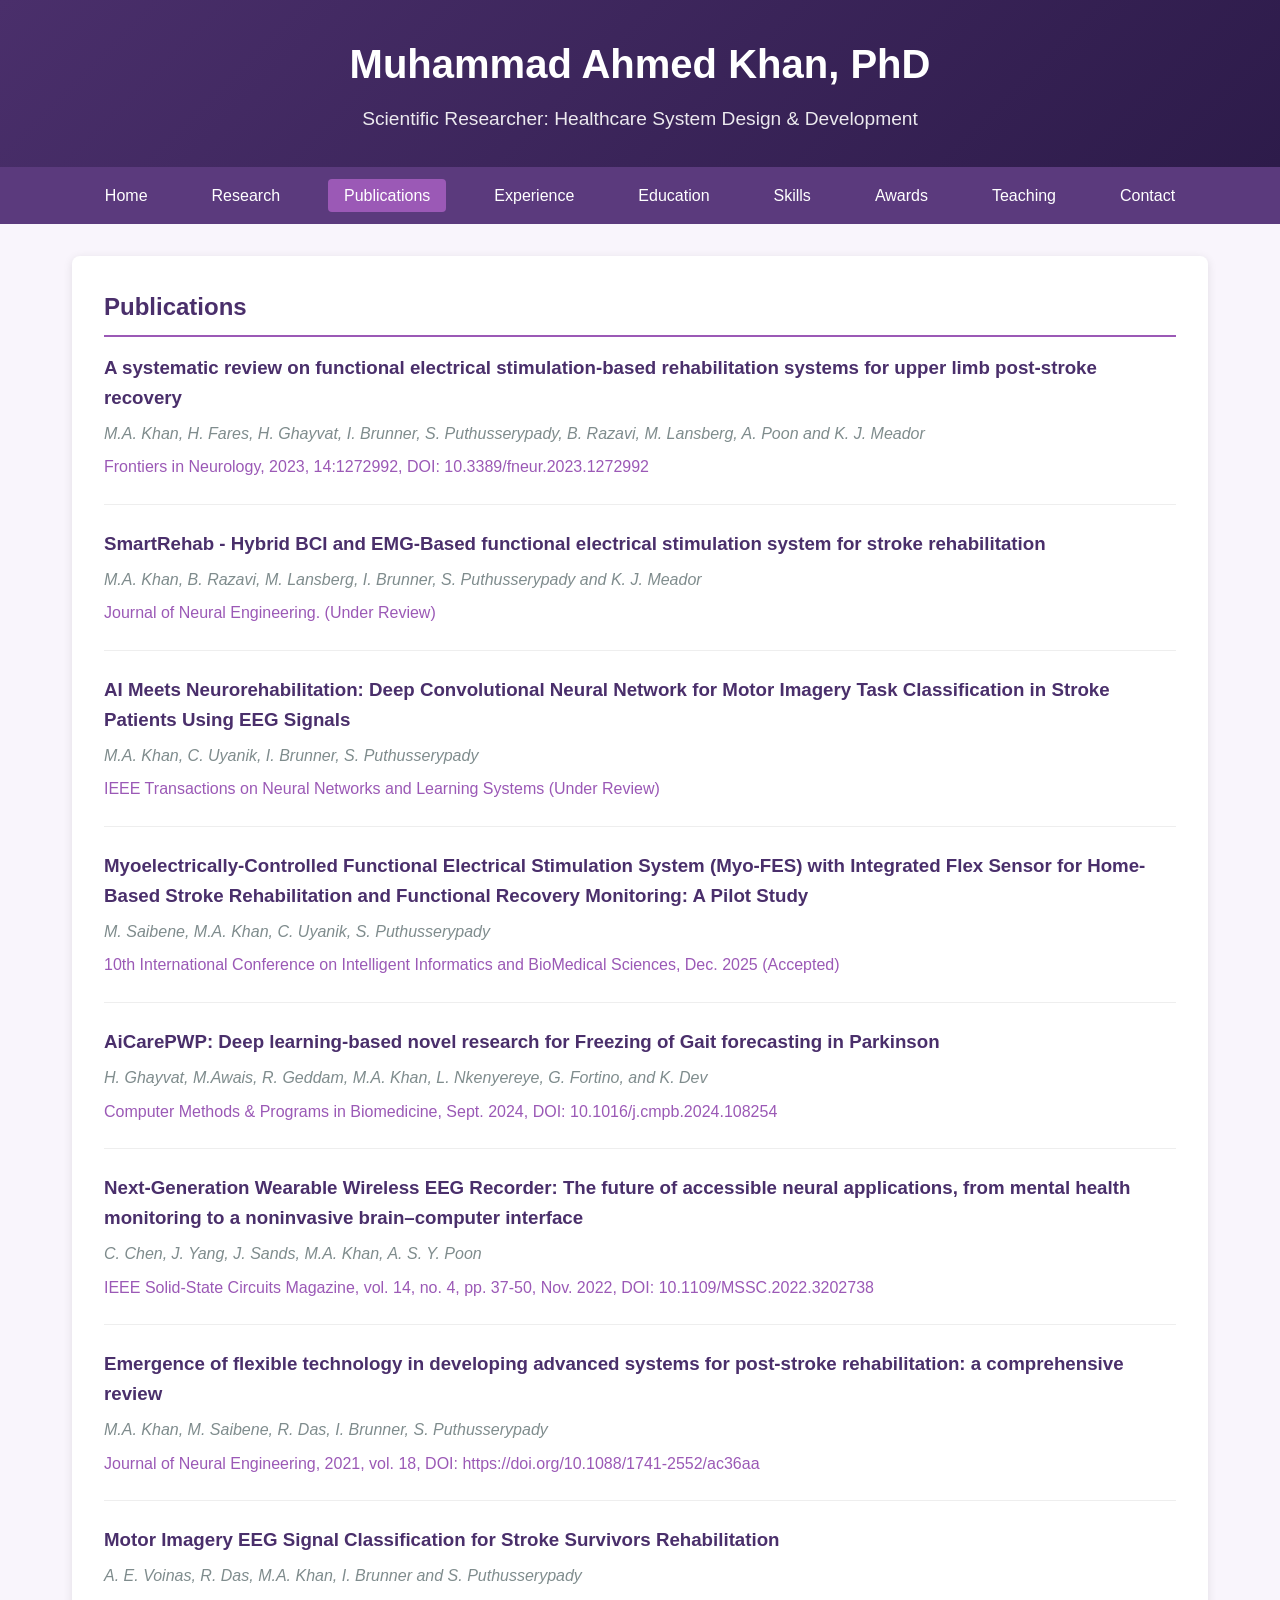
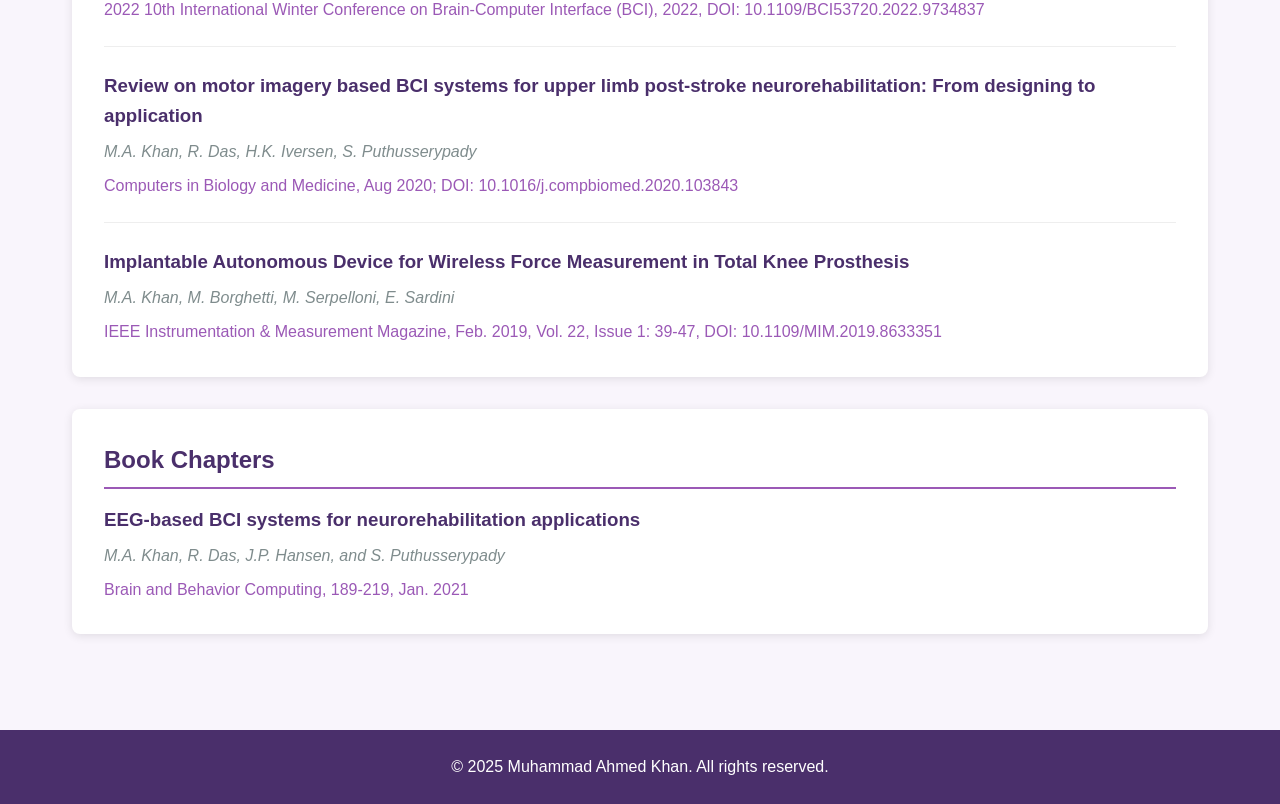
<file: pages/publications.html>
<!DOCTYPE html>
<html lang="en">
<head>
    <meta charset="UTF-8">
    <meta name="viewport" content="width=device-width, initial-scale=1.0">
    <title>Publications - Muhammad Ahmed Khan</title>
    <link rel="stylesheet" href="../css/styles.css">
</head>
<body>
    <header>
        <div class="header-content">
            <h1>Muhammad Ahmed Khan, PhD</h1>
            <p class="subtitle">Scientific Researcher: Healthcare System Design & Development</p>
        </div>
    </header>
    
    <nav>
        <ul>
            <li><a href="../index.html">Home</a></li>
            <li><a href="research.html">Research</a></li>
            <li><a href="publications.html" class="active">Publications</a></li>
            <li><a href="experience.html">Experience</a></li>
            <li><a href="education.html">Education</a></li>
            <li><a href="skills.html">Skills</a></li>
            <li><a href="awards.html">Awards</a></li>
            <li><a href="teaching.html">Teaching</a></li>
            <li><a href="contact.html">Contact</a></li>
        </ul>
    </nav>
    
    <main>
        <section id="publications">
            <h2>Publications</h2>
            <div class="publication">
                <h3><a href="https://www.frontiersin.org/journals/neurology/articles/10.3389/fneur.2023.1272992/full">A systematic review on functional electrical stimulation-based rehabilitation systems for upper limb post-stroke recovery</a></h3>
                <p class="authors">M.A. Khan, H. Fares, H. Ghayvat, I. Brunner, S. Puthusserypady, B. Razavi, M. Lansberg, A. Poon and K. J. Meador</p>
                <p class="journal">Frontiers in Neurology, 2023, 14:1272992, DOI: 10.3389/fneur.2023.1272992</p>
            </div>
            
            <div class="publication">
                <h3>SmartRehab - Hybrid BCI and EMG-Based functional electrical stimulation system for stroke rehabilitation</h3>
                <p class="authors">M.A. Khan, B. Razavi, M. Lansberg, I. Brunner, S. Puthusserypady and K. J. Meador</p>
                <p class="journal">Journal of Neural Engineering. (Under Review)</p>
            </div>
            
            <div class="publication">
                <h3>AI Meets Neurorehabilitation: Deep Convolutional Neural Network for Motor Imagery Task Classification in Stroke Patients Using EEG Signals</h3>
                <p class="authors">M.A. Khan, C. Uyanik, I. Brunner, S. Puthusserypady</p>
                <p class="journal">IEEE Transactions on Neural Networks and Learning Systems (Under Review)</p>
            </div>
            
            <div class="publication">
                <h3>Myoelectrically-Controlled Functional Electrical Stimulation System (Myo-FES) with Integrated Flex Sensor for Home-Based Stroke Rehabilitation and Functional Recovery Monitoring: A Pilot Study</h3>
                <p class="authors">M. Saibene, M.A. Khan, C. Uyanik, S. Puthusserypady</p>
                <p class="journal">10th International Conference on Intelligent Informatics and BioMedical Sciences, Dec. 2025 (Accepted)</p>
            </div>
            
            <div class="publication">
                <h3>AiCarePWP: Deep learning-based novel research for Freezing of Gait forecasting in Parkinson</h3>
                <p class="authors">H. Ghayvat, M.Awais, R. Geddam, M.A. Khan, L. Nkenyereye, G. Fortino, and K. Dev</p>
                <p class="journal">Computer Methods & Programs in Biomedicine, Sept. 2024, DOI: 10.1016/j.cmpb.2024.108254</p>
            </div>
            
            <div class="publication">
                <h3>Next-Generation Wearable Wireless EEG Recorder: The future of accessible neural applications, from mental health monitoring to a noninvasive brain–computer interface</h3>
                <p class="authors">C. Chen, J. Yang, J. Sands, M.A. Khan, A. S. Y. Poon</p>
                <p class="journal">IEEE Solid-State Circuits Magazine, vol. 14, no. 4, pp. 37-50, Nov. 2022, DOI: 10.1109/MSSC.2022.3202738</p>
            </div>
            
            <div class="publication">
                <h3>Emergence of flexible technology in developing advanced systems for post-stroke rehabilitation: a comprehensive review</h3>
                <p class="authors">M.A. Khan, M. Saibene, R. Das, I. Brunner, S. Puthusserypady</p>
                <p class="journal">Journal of Neural Engineering, 2021, vol. 18, DOI: https://doi.org/10.1088/1741-2552/ac36aa</p>
            </div>
            
            <div class="publication">
                <h3>Motor Imagery EEG Signal Classification for Stroke Survivors Rehabilitation</h3>
                <p class="authors">A. E. Voinas, R. Das, M.A. Khan, I. Brunner and S. Puthusserypady</p>
                <p class="journal">2022 10th International Winter Conference on Brain-Computer Interface (BCI), 2022, DOI: 10.1109/BCI53720.2022.9734837</p>
            </div>
            
            <div class="publication">
                <h3>Review on motor imagery based BCI systems for upper limb post-stroke neurorehabilitation: From designing to application</h3>
                <p class="authors">M.A. Khan, R. Das, H.K. Iversen, S. Puthusserypady</p>
                <p class="journal">Computers in Biology and Medicine, Aug 2020; DOI: 10.1016/j.compbiomed.2020.103843</p>
            </div>
            
            <div class="publication">
                <h3>Implantable Autonomous Device for Wireless Force Measurement in Total Knee Prosthesis</h3>
                <p class="authors">M.A. Khan, M. Borghetti, M. Serpelloni, E. Sardini</p>
                <p class="journal">IEEE Instrumentation & Measurement Magazine, Feb. 2019, Vol. 22, Issue 1: 39-47, DOI: 10.1109/MIM.2019.8633351</p>
            </div>
        </section>
        
        <section id="book-chapters">
            <h2>Book Chapters</h2>
            <div class="publication">
                <h3>EEG-based BCI systems for neurorehabilitation applications</h3>
                <p class="authors">M.A. Khan, R. Das, J.P. Hansen, and S. Puthusserypady</p>
                <p class="journal">Brain and Behavior Computing, 189-219, Jan. 2021</p>
            </div>
        </section>
    </main>
    
    <footer>
        <p>© 2025 Muhammad Ahmed Khan. All rights reserved.</p>
    </footer>
</body>
</html>
</file>
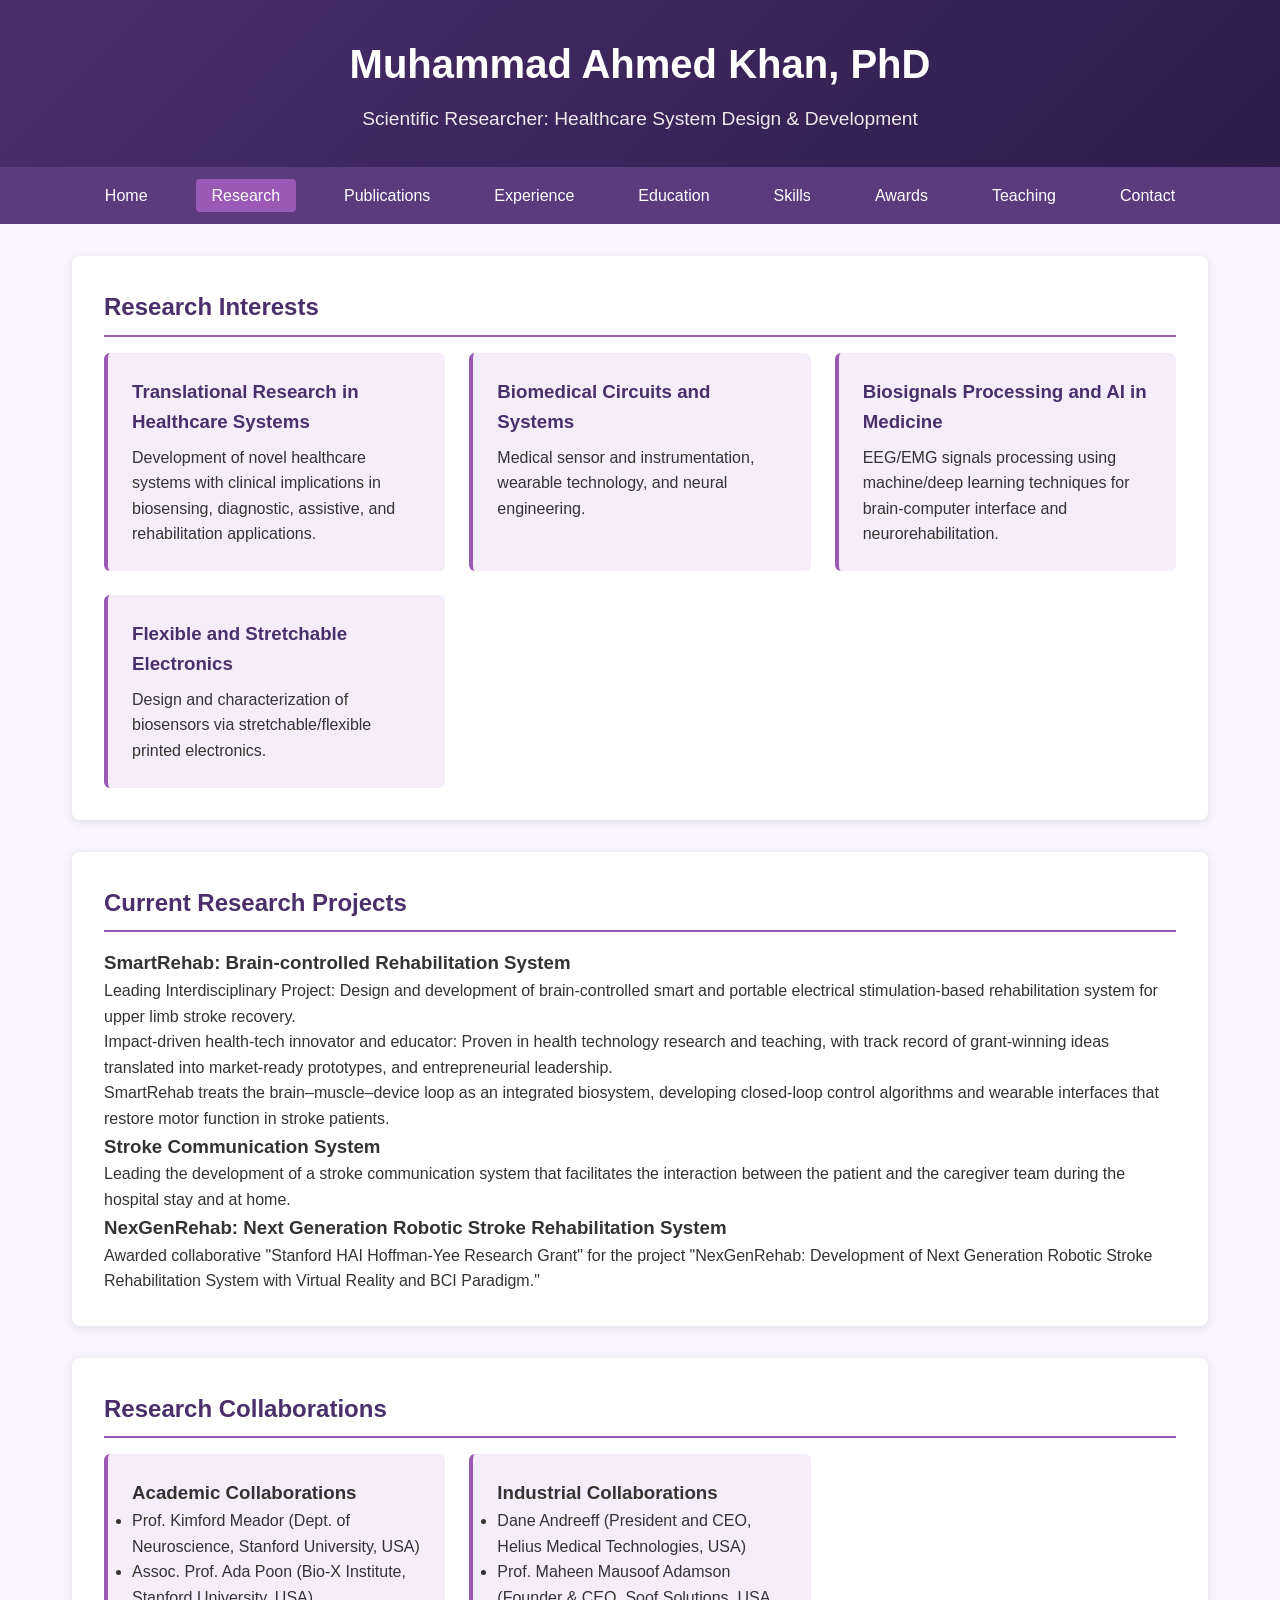
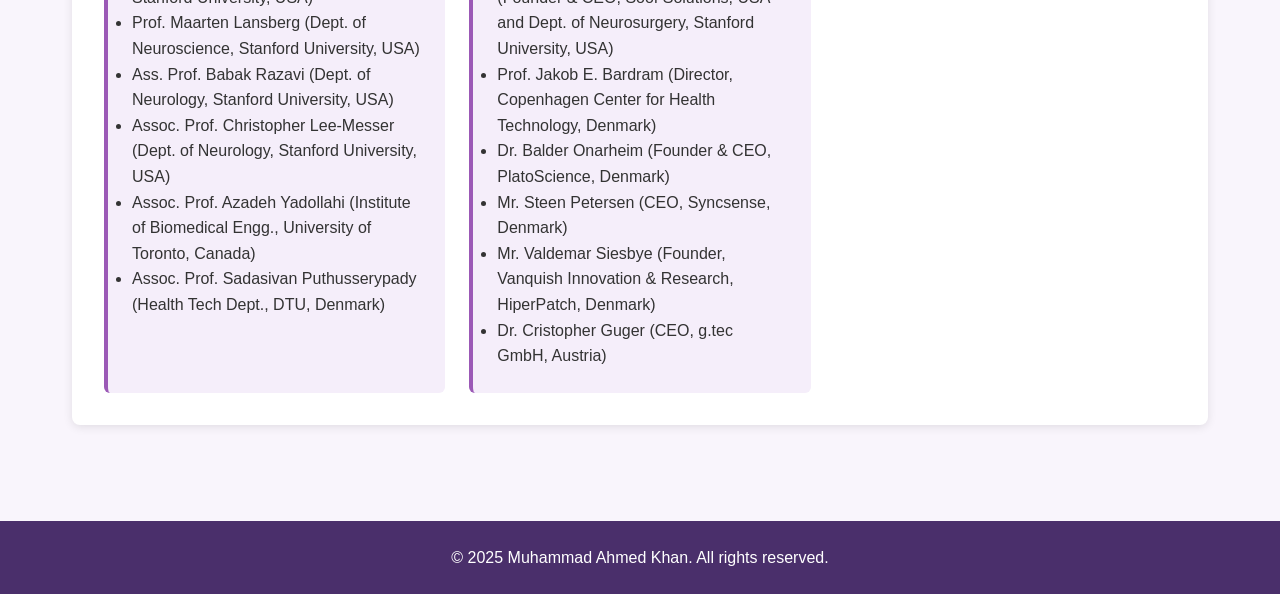
<file: pages/research.html>
<!DOCTYPE html>
<html lang="en">
<head>
    <meta charset="UTF-8">
    <meta name="viewport" content="width=device-width, initial-scale=1.0">
    <title>Research - Muhammad Ahmed Khan</title>
    <link rel="stylesheet" href="../css/styles.css">
</head>
<body>
    <header>
        <div class="header-content">
            <h1>Muhammad Ahmed Khan, PhD</h1>
            <p class="subtitle">Scientific Researcher: Healthcare System Design & Development</p>
        </div>
    </header>
    
    <nav>
        <ul>
            <li><a href="../index.html">Home</a></li>
            <li><a href="research.html" class="active">Research</a></li>
            <li><a href="publications.html">Publications</a></li>
            <li><a href="experience.html">Experience</a></li>
            <li><a href="education.html">Education</a></li>
            <li><a href="skills.html">Skills</a></li>
            <li><a href="awards.html">Awards</a></li>
            <li><a href="teaching.html">Teaching</a></li>
            <li><a href="contact.html">Contact</a></li>
        </ul>
    </nav>
    
    <main>
        <section id="research">
            <h2>Research Interests</h2>
            <div class="interests-grid">
                <div class="interest-card">
                    <h3>Translational Research in Healthcare Systems</h3>
                    <p>Development of novel healthcare systems with clinical implications in biosensing, diagnostic, assistive, and rehabilitation applications.</p>
                </div>
                <div class="interest-card">
                    <h3>Biomedical Circuits and Systems</h3>
                    <p>Medical sensor and instrumentation, wearable technology, and neural engineering.</p>
                </div>
                <div class="interest-card">
                    <h3>Biosignals Processing and AI in Medicine</h3>
                    <p>EEG/EMG signals processing using machine/deep learning techniques for brain-computer interface and neurorehabilitation.</p>
                </div>
                <div class="interest-card">
                    <h3>Flexible and Stretchable Electronics</h3>
                    <p>Design and characterization of biosensors via stretchable/flexible printed electronics.</p>
                </div>
            </div>
        </section>
        
        <section id="current-projects">
            <h2>Current Research Projects</h2>
            <div class="project-item">
                <h3>SmartRehab: Brain-controlled Rehabilitation System</h3>
                <p>Leading Interdisciplinary Project: Design and development of brain-controlled smart and portable electrical stimulation-based rehabilitation system for upper limb stroke recovery.</p>
                <p>Impact-driven health-tech innovator and educator: Proven in health technology research and teaching, with track record of grant-winning ideas translated into market-ready prototypes, and entrepreneurial leadership.</p>
                <p>SmartRehab treats the brain–muscle–device loop as an integrated biosystem, developing closed-loop control algorithms and wearable interfaces that restore motor function in stroke patients.</p>
            </div>
            
            <div class="project-item">
                <h3>Stroke Communication System</h3>
                <p>Leading the development of a stroke communication system that facilitates the interaction between the patient and the caregiver team during the hospital stay and at home.</p>
            </div>
            
            <div class="project-item">
                <h3>NexGenRehab: Next Generation Robotic Stroke Rehabilitation System</h3>
                <p>Awarded collaborative "Stanford HAI Hoffman-Yee Research Grant" for the project "NexGenRehab: Development of Next Generation Robotic Stroke Rehabilitation System with Virtual Reality and BCI Paradigm."</p>
            </div>
        </section>
        
        <section id="research-collaborations">
            <h2>Research Collaborations</h2>
            <div class="collaborations-grid">
                <div class="collaboration-category">
                    <h3>Academic Collaborations</h3>
                    <ul>
                        <li>Prof. Kimford Meador (Dept. of Neuroscience, Stanford University, USA)</li>
                        <li>Assoc. Prof. Ada Poon (Bio-X Institute, Stanford University, USA)</li>
                        <li>Prof. Maarten Lansberg (Dept. of Neuroscience, Stanford University, USA)</li>
                        <li>Ass. Prof. Babak Razavi (Dept. of Neurology, Stanford University, USA)</li>
                        <li>Assoc. Prof. Christopher Lee-Messer (Dept. of Neurology, Stanford University, USA)</li>
                        <li>Assoc. Prof. Azadeh Yadollahi (Institute of Biomedical Engg., University of Toronto, Canada)</li>
                        <li>Assoc. Prof. Sadasivan Puthusserypady (Health Tech Dept., DTU, Denmark)</li>
                    </ul>
                </div>
                <div class="collaboration-category">
                    <h3>Industrial Collaborations</h3>
                    <ul>
                        <li>Dane Andreeff (President and CEO, Helius Medical Technologies, USA)</li>
                        <li>Prof. Maheen Mausoof Adamson (Founder & CEO, Soof Solutions, USA and Dept. of Neurosurgery, Stanford University, USA)</li>
                        <li>Prof. Jakob E. Bardram (Director, Copenhagen Center for Health Technology, Denmark)</li>
                        <li>Dr. Balder Onarheim (Founder & CEO, PlatoScience, Denmark)</li>
                        <li>Mr. Steen Petersen (CEO, Syncsense, Denmark)</li>
                        <li>Mr. Valdemar Siesbye (Founder, Vanquish Innovation & Research, HiperPatch, Denmark)</li>
                        <li>Dr. Cristopher Guger (CEO, g.tec GmbH, Austria)</li>
                    </ul>
                </div>
            </div>
        </section>
    </main>
    
    <footer>
        <p>© 2025 Muhammad Ahmed Khan. All rights reserved.</p>
    </footer>
</body>
</html>
</file>
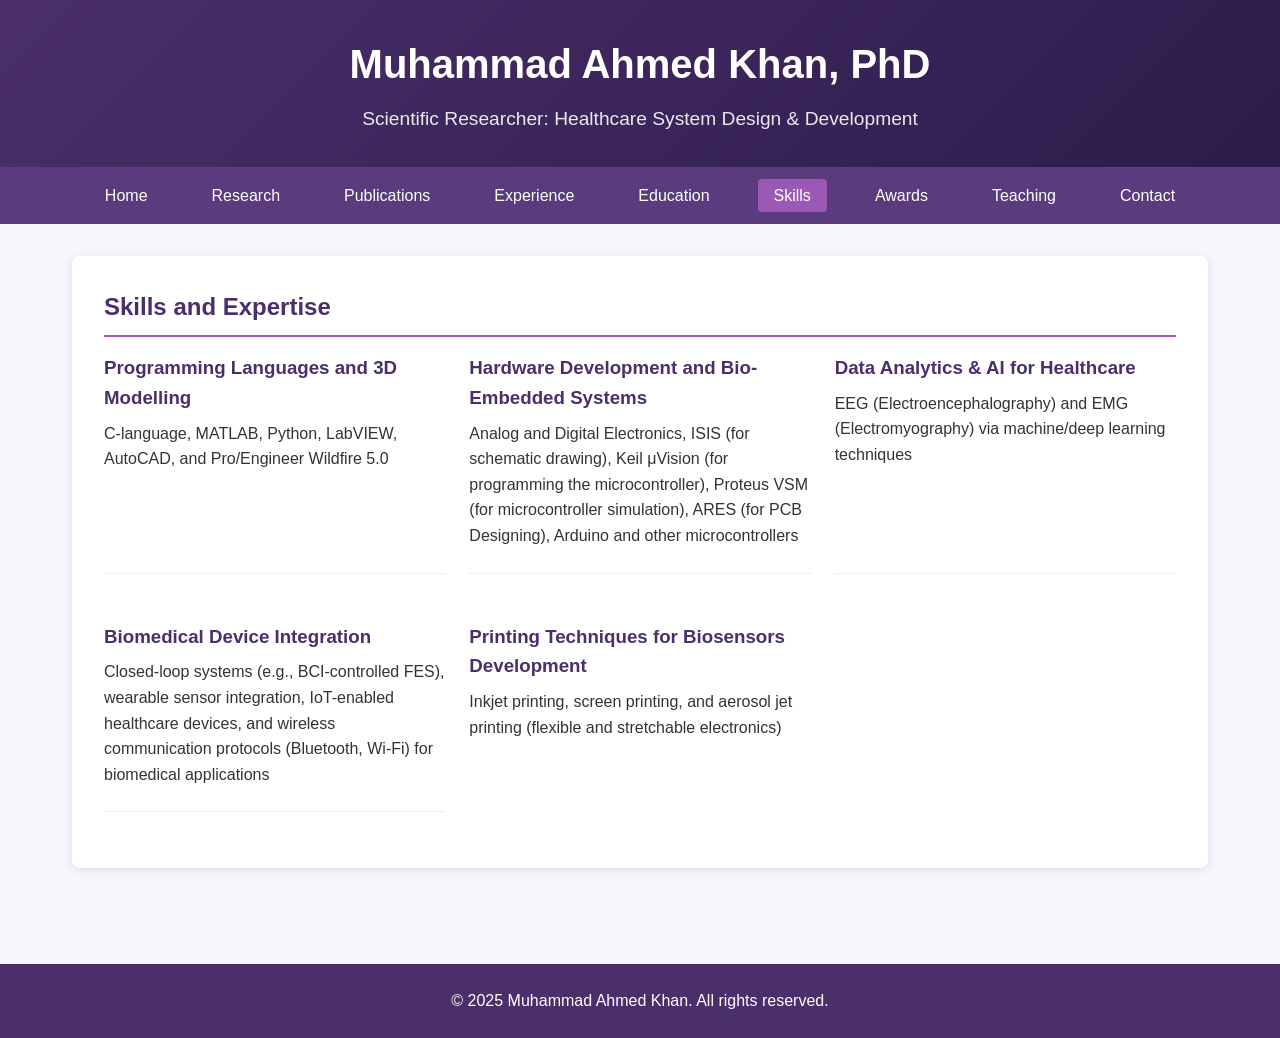
<file: pages/skills.html>
<!DOCTYPE html>
<html lang="en">
<head>
    <meta charset="UTF-8">
    <meta name="viewport" content="width=device-width, initial-scale=1.0">
    <title>Skills - Muhammad Ahmed Khan</title>
    <link rel="stylesheet" href="../css/styles.css">
</head>
<body>
    <header>
        <div class="header-content">
            <h1>Muhammad Ahmed Khan, PhD</h1>
            <p class="subtitle">Scientific Researcher: Healthcare System Design & Development</p>
        </div>
    </header>
    
    <nav>
        <ul>
            <li><a href="../index.html">Home</a></li>
            <li><a href="research.html">Research</a></li>
            <li><a href="publications.html">Publications</a></li>
            <li><a href="experience.html">Experience</a></li>
            <li><a href="education.html">Education</a></li>
            <li><a href="skills.html" class="active">Skills</a></li>
            <li><a href="awards.html">Awards</a></li>
            <li><a href="teaching.html">Teaching</a></li>
            <li><a href="contact.html">Contact</a></li>
        </ul>
    </nav>
    
    <main>
        <section id="skills">
            <h2>Skills and Expertise</h2>
            <div class="skills-grid">
                <div class="skill-category">
                    <h3>Programming Languages and 3D Modelling</h3>
                    <p>C-language, MATLAB, Python, LabVIEW, AutoCAD, and Pro/Engineer Wildfire 5.0</p>
                </div>
                <div class="skill-category">
                    <h3>Hardware Development and Bio-Embedded Systems</h3>
                    <p>Analog and Digital Electronics, ISIS (for schematic drawing), Keil μVision (for programming the microcontroller), Proteus VSM (for microcontroller simulation), ARES (for PCB Designing), Arduino and other microcontrollers</p>
                </div>
                <div class="skill-category">
                    <h3>Data Analytics & AI for Healthcare</h3>
                    <p>EEG (Electroencephalography) and EMG (Electromyography) via machine/deep learning techniques</p>
                </div>
                <div class="skill-category">
                    <h3>Biomedical Device Integration</h3>
                    <p>Closed-loop systems (e.g., BCI-controlled FES), wearable sensor integration, IoT-enabled healthcare devices, and wireless communication protocols (Bluetooth, Wi-Fi) for biomedical applications</p>
                </div>
                <div class="skill-category">
                    <h3>Printing Techniques for Biosensors Development</h3>
                    <p>Inkjet printing, screen printing, and aerosol jet printing (flexible and stretchable electronics)</p>
                </div>
            </div>
        </section>
    </main>
    
    <footer>
        <p>© 2025 Muhammad Ahmed Khan. All rights reserved.</p>
    </footer>
</body>
</html>
</file>
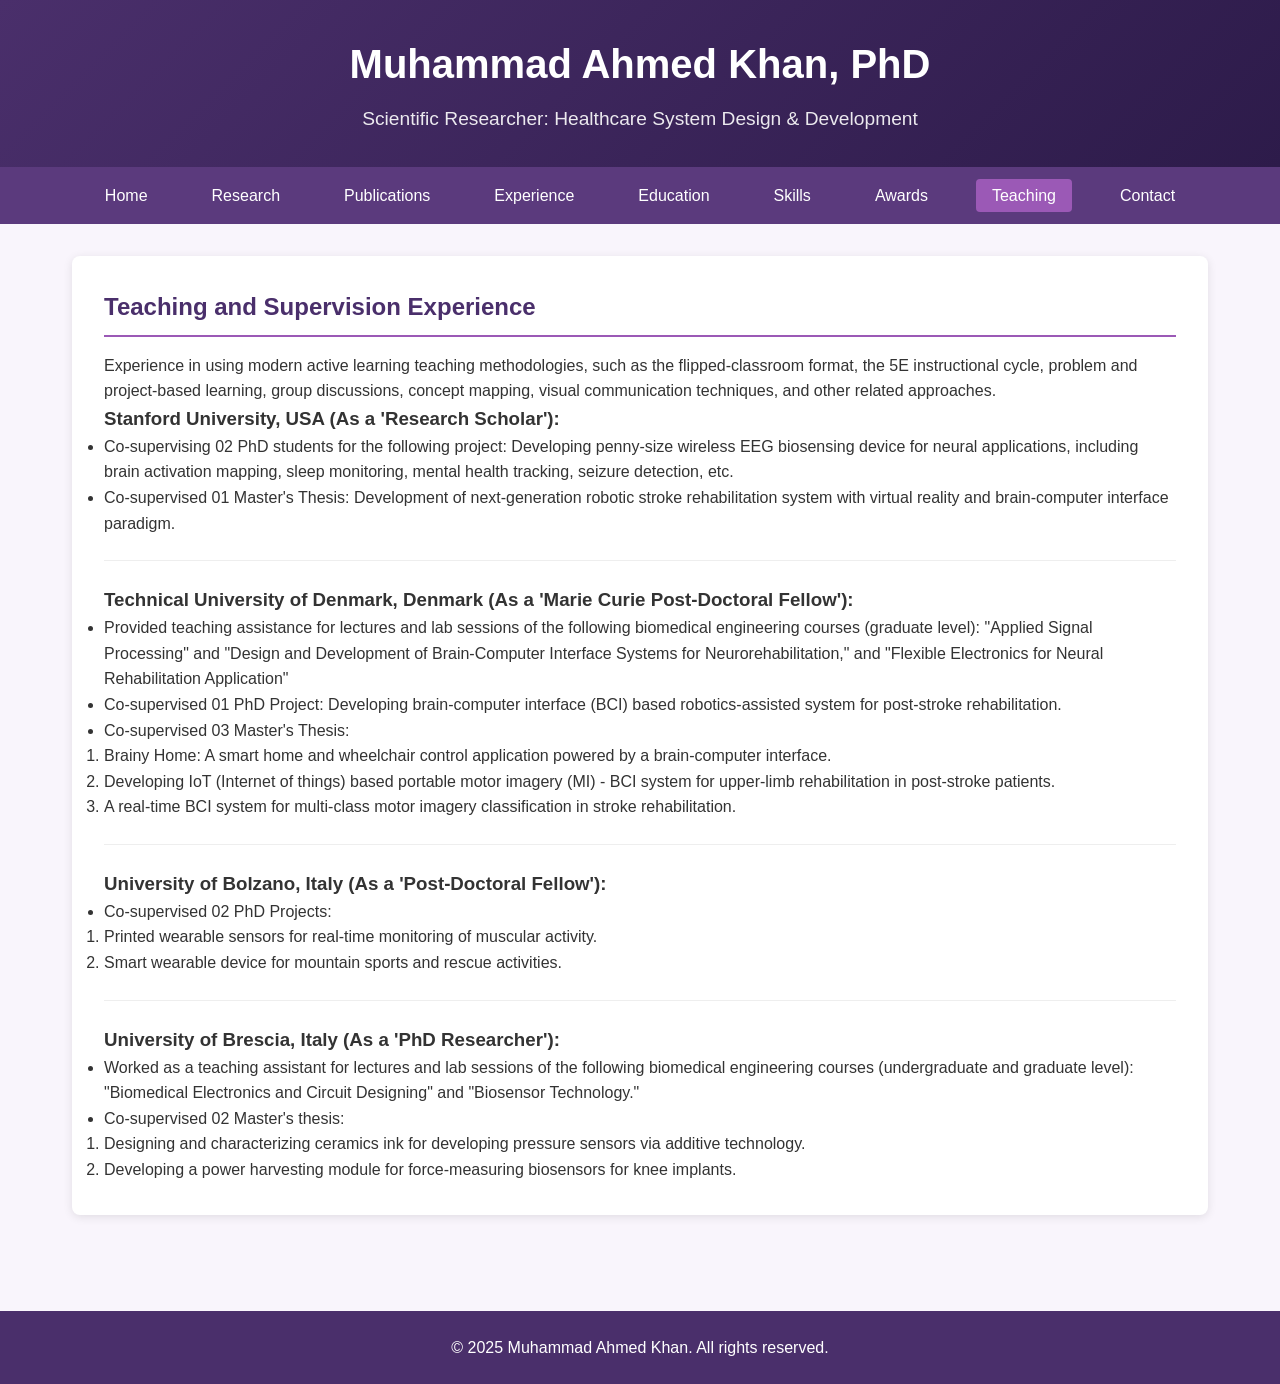
<file: pages/teaching.html>
<!DOCTYPE html>
<html lang="en">
<head>
    <meta charset="UTF-8">
    <meta name="viewport" content="width=device-width, initial-scale=1.0">
    <title>Teaching and Supervision - Muhammad Ahmed Khan</title>
    <link rel="stylesheet" href="../css/styles.css">
</head>
<body>
    <header>
        <div class="header-content">
            <h1>Muhammad Ahmed Khan, PhD</h1>
            <p class="subtitle">Scientific Researcher: Healthcare System Design & Development</p>
        </div>
    </header>
    
    <nav>
        <ul>
            <li><a href="../index.html">Home</a></li>
            <li><a href="research.html">Research</a></li>
            <li><a href="publications.html">Publications</a></li>
            <li><a href="experience.html">Experience</a></li>
            <li><a href="education.html">Education</a></li>
            <li><a href="skills.html">Skills</a></li>
            <li><a href="awards.html">Awards</a></li>
            <li><a href="teaching.html" class="active">Teaching</a></li>
            <li><a href="contact.html">Contact</a></li>
        </ul>
    </nav>
    
    <main>
        <section id="teaching">
            <h2>Teaching and Supervision Experience</h2>
            <p>Experience in using modern active learning teaching methodologies, such as the flipped-classroom format, the 5E instructional cycle, problem and project-based learning, group discussions, concept mapping, visual communication techniques, and other related approaches.</p>
            
            <div class="teaching-item">
                <h3>Stanford University, USA (As a 'Research Scholar'):</h3>
                <ul>
                    <li>Co-supervising 02 PhD students for the following project: Developing penny-size wireless EEG biosensing device for neural applications, including brain activation mapping, sleep monitoring, mental health tracking, seizure detection, etc.</li>
                    <li>Co-supervised 01 Master's Thesis: Development of next-generation robotic stroke rehabilitation system with virtual reality and brain-computer interface paradigm.</li>
                </ul>
            </div>
            
            <div class="teaching-item">
                <h3>Technical University of Denmark, Denmark (As a 'Marie Curie Post-Doctoral Fellow'):</h3>
                <ul>
                    <li>Provided teaching assistance for lectures and lab sessions of the following biomedical engineering courses (graduate level): "Applied Signal Processing" and "Design and Development of Brain-Computer Interface Systems for Neurorehabilitation," and "Flexible Electronics for Neural Rehabilitation Application"</li>
                    <li>Co-supervised 01 PhD Project: Developing brain-computer interface (BCI) based robotics-assisted system for post-stroke rehabilitation.</li>
                    <li>Co-supervised 03 Master's Thesis: 
                        <ol>
                            <li>Brainy Home: A smart home and wheelchair control application powered by a brain-computer interface.</li>
                            <li>Developing IoT (Internet of things) based portable motor imagery (MI) - BCI system for upper-limb rehabilitation in post-stroke patients.</li>
                            <li>A real-time BCI system for multi-class motor imagery classification in stroke rehabilitation.</li>
                        </ol>
                    </li>
                </ul>
            </div>
            
            <div class="teaching-item">
                <h3>University of Bolzano, Italy (As a 'Post-Doctoral Fellow'):</h3>
                <ul>
                    <li>Co-supervised 02 PhD Projects: 
                        <ol>
                            <li>Printed wearable sensors for real-time monitoring of muscular activity.</li>
                            <li>Smart wearable device for mountain sports and rescue activities.</li>
                        </ol>
                    </li>
                </ul>
            </div>
            
            <div class="teaching-item">
                <h3>University of Brescia, Italy (As a 'PhD Researcher'):</h3>
                <ul>
                    <li>Worked as a teaching assistant for lectures and lab sessions of the following biomedical engineering courses (undergraduate and graduate level): "Biomedical Electronics and Circuit Designing" and "Biosensor Technology."</li>
                    <li>Co-supervised 02 Master's thesis: 
                        <ol>
                            <li>Designing and characterizing ceramics ink for developing pressure sensors via additive technology.</li>
                            <li>Developing a power harvesting module for force-measuring biosensors for knee implants.</li>
                        </ol>
                    </li>
                </ul>
            </div>
        </section>
    </main>
    
    <footer>
        <p>© 2025 Muhammad Ahmed Khan. All rights reserved.</p>
    </footer>
</body>
</html>
</file>
<file: css/styles.css>
/* Basic reset and typography */
* {
    margin: 0;
    padding: 0;
    box-sizing: border-box;
}

body {
    font-family: 'Segoe UI', Tahoma, Geneva, Verdana, sans-serif;
    line-height: 1.6;
    color: #333;
    background-color: #f9f5fc;
}

/* Header styles */
header {
    background: linear-gradient(135deg, #4a2f6b, #2d1b4a);
    color: white;
    padding: 2rem 0;
    text-align: center;
}

.header-content {
    max-width: 1200px;
    margin: 0 auto;
    padding: 0 2rem;
}

h1 {
    font-size: 2.5rem;
    margin-bottom: 0.5rem;
}

.subtitle {
    font-size: 1.2rem;
    font-weight: 300;
    opacity: 0.9;
}

/* Navigation */
nav {
    background-color: #5b3a7d;
    padding: 1rem 0;
}

nav ul {
    display: flex;
    justify-content: center;
    list-style: none;
    margin: 0;
    padding: 0;
}

nav li {
    margin: 0 1rem;
}

nav a {
    color: white;
    text-decoration: none;
    font-weight: 500;
    padding: 0.5rem 1rem;
    border-radius: 4px;
    transition: background-color 0.3s;
}

nav a:hover, nav a.active {
    background-color: #9b59b6;
}

/* Main content styles */
main {
    max-width: 1200px;
    margin: 0 auto;
    padding: 2rem;
}

section {
    background: white;
    border-radius: 8px;
    padding: 2rem;
    margin-bottom: 2rem;
    box-shadow: 0 2px 10px rgba(0,0,0,0.1);
}

h2 {
    color: #4a2f6b;
    margin-bottom: 1rem;
    padding-bottom: 0.5rem;
    border-bottom: 2px solid #9b59b6;
}

/* About section styling */
#about p {
    margin-bottom: 1rem;
    line-height: 1.8;
    color: #444;
}

#about p:last-child {
    margin-bottom: 0;
}

#about .lead {
    font-size: 1.15rem;
    color: #4a2f6b;
    line-height: 1.9;
    margin-bottom: 1.5rem;
    padding: 1rem 1.5rem;
    background: linear-gradient(135deg, #faf5fc 0%, #f5eefa 100%);
    border-left: 4px solid #9b59b6;
    border-radius: 0 6px 6px 0;
}

#about strong {
    color: #4a2f6b;
    font-weight: 600;
}

#about em {
    color: #9b59b6;
    font-style: normal;
    font-weight: 500;
}

/* Research interests */
.interests-grid {
    display: grid;
    grid-template-columns: repeat(auto-fill, minmax(300px, 1fr));
    gap: 1.5rem;
    margin-top: 1rem;
}

.interest-card {
    background: #f5eefa;
    padding: 1.5rem;
    border-radius: 6px;
    border-left: 4px solid #9b59b6;
}

.interest-card h3 {
    color: #4a2f6b;
    margin-bottom: 0.5rem;
}

/* Publications */
.publication {
    margin-bottom: 1.5rem;
    padding-bottom: 1.5rem;
    border-bottom: 1px solid #eee;
}

.publication:last-child {
    border-bottom: none;
    margin-bottom: 0;
    padding-bottom: 0;
}

.publication h3 {
    color: #4a2f6b;
    margin-bottom: 0.5rem;
}

.publication .authors {
    font-style: italic;
    color: #7f8c8d;
    margin-bottom: 0.5rem;
}

.publication .journal {
    color: #9b59b6;
    font-weight: 500;
}

.publication h3 a {
    color: #4a2f6b;
    text-decoration: none;
}

.publication h3 a:hover {
    color: #9b59b6;
    text-decoration: underline;
}

/* Contact */
.contact-info {
    display: flex;
    flex-wrap: wrap;
    gap: 1.5rem;
    margin-top: 1rem;
}

.contact-item {
    flex: 1;
    min-width: 250px;
    background: #f5eefa;
    padding: 1.5rem;
    border-radius: 6px;
}

.contact-item h3 {
    color: #4a2f6b;
    margin-bottom: 0.5rem;
}

/* Footer */
footer {
    background: #4a2f6b;
    color: white;
    text-align: center;
    padding: 1.5rem;
    margin-top: 2rem;
}

/* Experience section */
.experience-item ul {
    margin-top: 0.5rem;
    padding-left: 1.5rem;
}

.experience-item li {
    margin-bottom: 0.3rem;
}

/* Experience, Education, and Skills sections */
.experience-item, .education-item, .skill-category {
    margin-bottom: 1.5rem;
    padding-bottom: 1.5rem;
    border-bottom: 1px solid #eee;
}

.experience-item:last-child, .education-item:last-child, .skill-category:last-child {
    border-bottom: none;
    margin-bottom: 0;
    padding-bottom: 0;
}

.experience-item h3, .education-item h3, .skill-category h3 {
    color: #4a2f6b;
    margin-bottom: 0.5rem;
}

.skills-grid {
    display: grid;
    grid-template-columns: repeat(auto-fill, minmax(300px, 1fr));
    gap: 1.5rem;
    margin-top: 1rem;
}

/* Awards and Grants */
.awards-grid {
    display: grid;
    grid-template-columns: repeat(auto-fill, minmax(300px, 1fr));
    gap: 1.5rem;
    margin-top: 1rem;
}

.award-category {
    background: #f5eefa;
    padding: 1.5rem;
    border-radius: 6px;
    border-left: 4px solid #9b59b6;
    box-shadow: 0 4px 6px rgba(0,0,0,0.05);
    transition: transform 0.3s ease, box-shadow 0.3s ease;
}

.award-category:hover {
    transform: translateY(-5px);
    box-shadow: 0 6px 12px rgba(0,0,0,0.1);
}

.award-category h3 {
    color: #4a2f6b;
    margin-bottom: 1rem;
    padding-bottom: 0.5rem;
    border-bottom: 1px solid #e0e0e0;
    font-family: 'Segoe UI', Tahoma, Geneva, Verdana, sans-serif;
}

.award-item {
    margin-bottom: 1rem;
    padding-bottom: 1rem;
    border-bottom: 1px solid #e8f4ff;
}

.award-item:last-child {
    border-bottom: none;
    margin-bottom: 0;
    padding-bottom: 0;
}

.award-title {
    font-weight: 600;
    color: #4a2f6b;
    margin-bottom: 0.3rem;
}

.award-date {
    font-size: 0.9rem;
    color: #9b59b6;
    font-weight: 500;
    margin-bottom: 0.5rem;
}

.award-description {
    font-size: 0.95rem;
    color: #555;
    line-height: 1.5;
}

/* Additional styling for award organization */
.award-organization {
    font-size: 0.9rem;
    color: #7f8c8d;
    font-weight: 500;
    margin-bottom: 0.3rem;
}

/* Fancy date styling */
.award-date {
    font-size: 0.9rem;
    color: #9b59b6;
    font-weight: 600;
    margin-bottom: 0.5rem;
    display: inline-block;
    background: rgba(155, 89, 182, 0.1);
    padding: 0.2rem 0.5rem;
    border-radius: 4px;
    position: relative;
}

.award-date::before {
    content: "📅";
    margin-right: 0.3rem;
}

/* Enhanced award item styling */
.award-item {
    margin-bottom: 1.2rem;
    padding-bottom: 1.2rem;
    border-bottom: 1px dashed #e8f4ff;
    transition: all 0.3s ease;
    position: relative;
}

.award-item:last-child {
    border-bottom: none;
    margin-bottom: 0;
    padding-bottom: 0;
}

.award-item:hover {
    transform: translateX(5px);
}

.award-item::before {
    content: "";
    position: absolute;
    left: -10px;
    top: 8px;
    width: 6px;
    height: 6px;
    background: #9b59b6;
    border-radius: 50%;
}

/* Improved section spacing */
#awards, #editorial-activities, #conference-activities {
    scroll-margin-top: 2rem;
}

/* Enhanced award category styling */
.award-category {
    background: linear-gradient(135deg, #f5eefa 0%, #f0e6f7 100%);
    padding: 1.8rem;
    border-radius: 8px;
    border-left: 4px solid #9b59b6;
    box-shadow: 0 4px 8px rgba(0,0,0,0.05);
    transition: all 0.3s ease;
    position: relative;
    overflow: hidden;
}

.award-category::after {
    content: "";
    position: absolute;
    top: 0;
    right: 0;
    border-width: 0 20px 20px 0;
    border-style: solid;
    border-color: #9b59b6 #fff;
}

.award-category:hover {
    transform: translateY(-3px);
    box-shadow: 0 6px 12px rgba(0,0,0,0.1);
}

.award-category h3 {
    color: #4a2f6b;
    margin-bottom: 1.2rem;
    padding-bottom: 0.6rem;
    border-bottom: 2px solid rgba(155, 89, 182, 0.2);
    font-family: 'Segoe UI', Tahoma, Geneva, Verdana, sans-serif;
    position: relative;
}

.award-category h3::before {
    content: "▸";
    margin-right: 0.5rem;
    color: #9b59b6;
}

/* Teaching and Supervision */
.teaching-item {
    margin-bottom: 1.5rem;
    padding-bottom: 1.5rem;
    border-bottom: 1px solid #eee;
}

.teaching-item:last-child {
    border-bottom: none;
    margin-bottom: 0;
    padding-bottom: 0;
}

/* Collaborations */
.collaborations-grid {
    display: grid;
    grid-template-columns: repeat(auto-fill, minmax(300px, 1fr));
    gap: 1.5rem;
    margin-top: 1rem;
}

.collaboration-category {
    background: #f5eefa;
    padding: 1.5rem;
    border-radius: 6px;
    border-left: 4px solid #9b59b6;
}

/* Responsive design */
@media (max-width: 768px) {
    .header-content h1 {
        font-size: 2rem;
    }
    
    main {
        padding: 1rem;
    }
    
    section {
        padding: 1.5rem;
    }
    
    nav ul {
        flex-direction: column;
        align-items: center;
    }
    
    nav li {
        margin: 0.5rem 0;
    }
    
    .contact-info {
        flex-direction: column;
    }
    
    .award-category h3::before {
        display: none;
    }
    
    .award-item::before {
        left: 0;
    }
}

/* Hero video styling */
#hero-video {
    margin-bottom: 2rem;
    border-radius: 8px;
    overflow: hidden;
    box-shadow: 0 4px 12px rgba(0,0,0,0.1);
}

#hero-video video {
    width: 100%;
    height: auto;
    display: block;
    max-height: 500px;
    object-fit: cover;
}

/* Responsive video */
@media (max-width: 768px) {
    #hero-video video {
        max-height: 300px;
    }
}

@media (max-width: 480px) {
    #hero-video video {
        max-height: 200px;
    }
}

@media print {
    #hero-video {
        display: none;
    }
}

/* Print styles for better printing */
@media print {
    body {
        background: white;
        font-size: 12pt;
    }
    
    header {
        background: #4a2f6b !important;
        color: white !important;
        -webkit-print-color-adjust: exact;
        color-adjust: exact;
    }
    
    nav {
        display: none;
    }
    
    section {
        box-shadow: none;
        border: 1px solid #ddd;
    }
    
    .award-category {
        background: white !important;
        border: 1px solid #9b59b6;
        box-shadow: none;
        -webkit-print-color-adjust: exact;
        color-adjust: exact;
    }
    
    .award-date {
        background: rgba(155, 89, 182, 0.2) !important;
        -webkit-print-color-adjust: exact;
        color-adjust: exact;
    }
}
</file>
